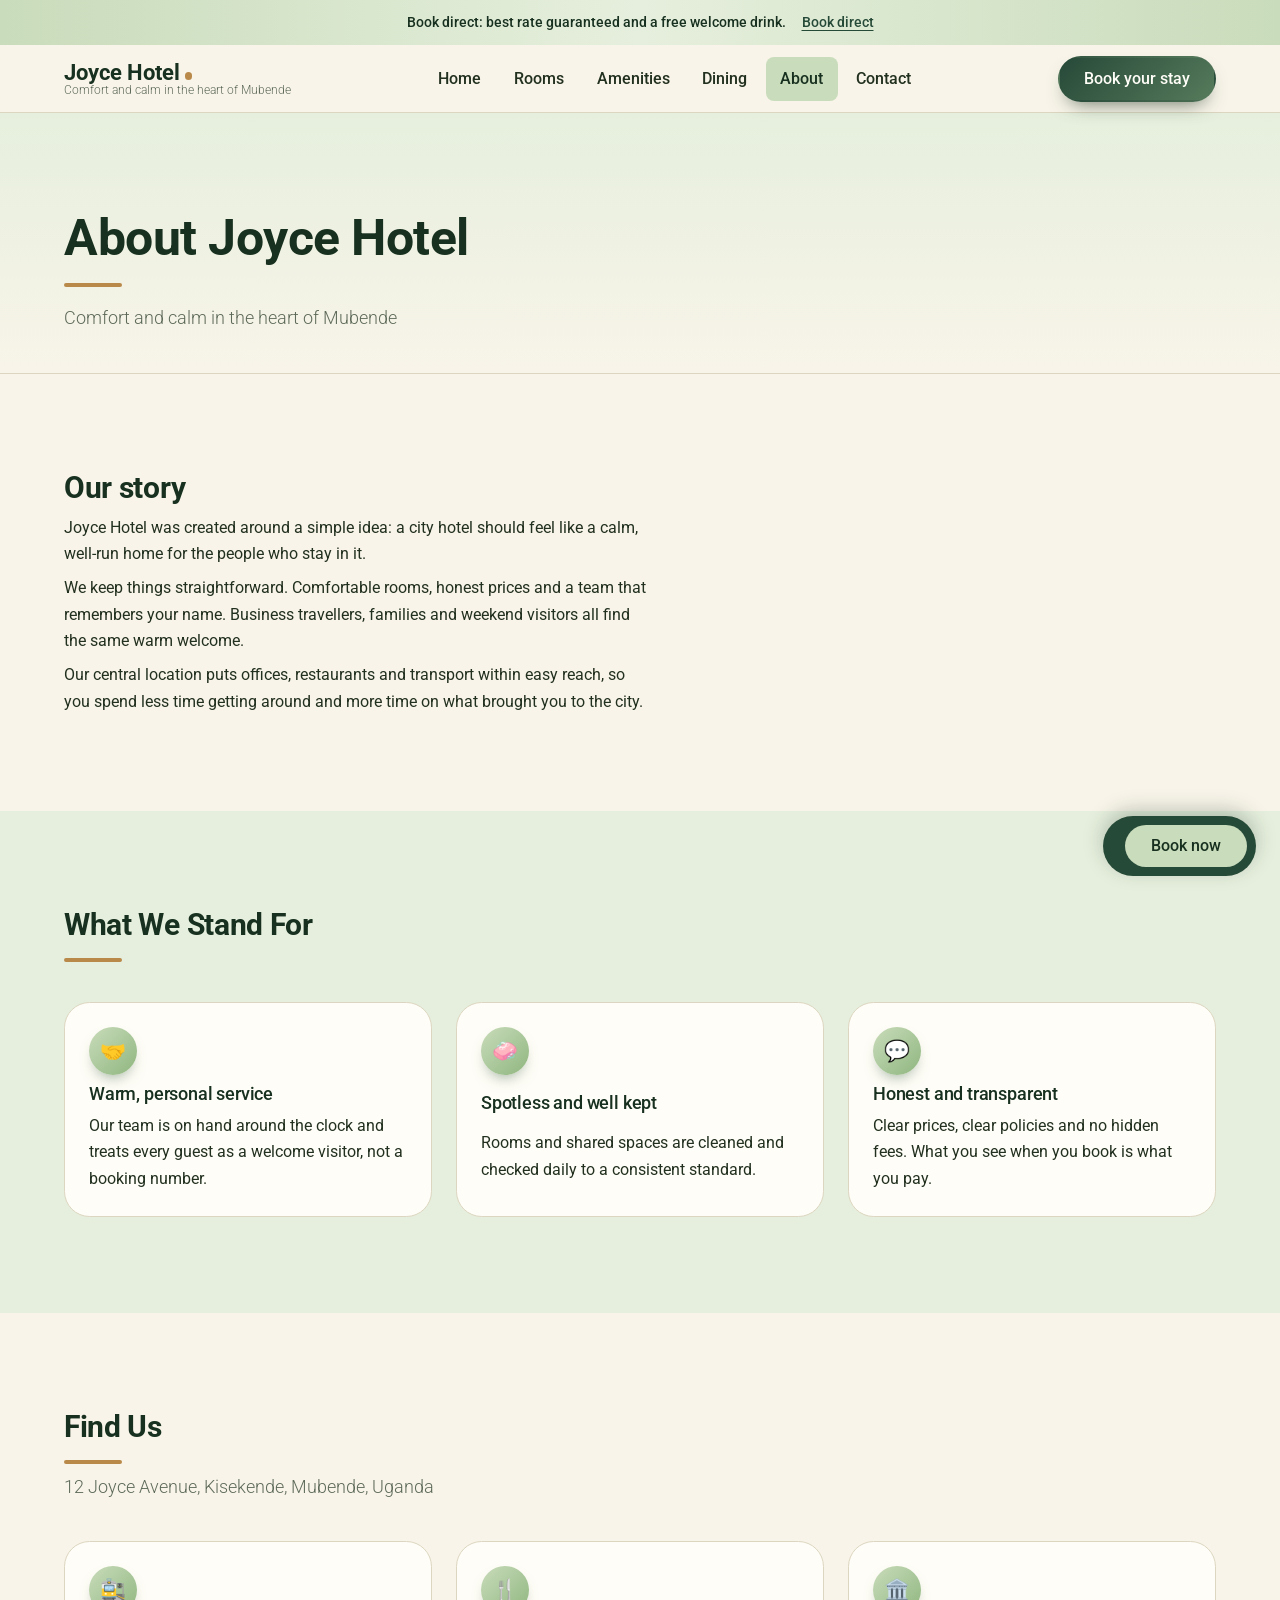
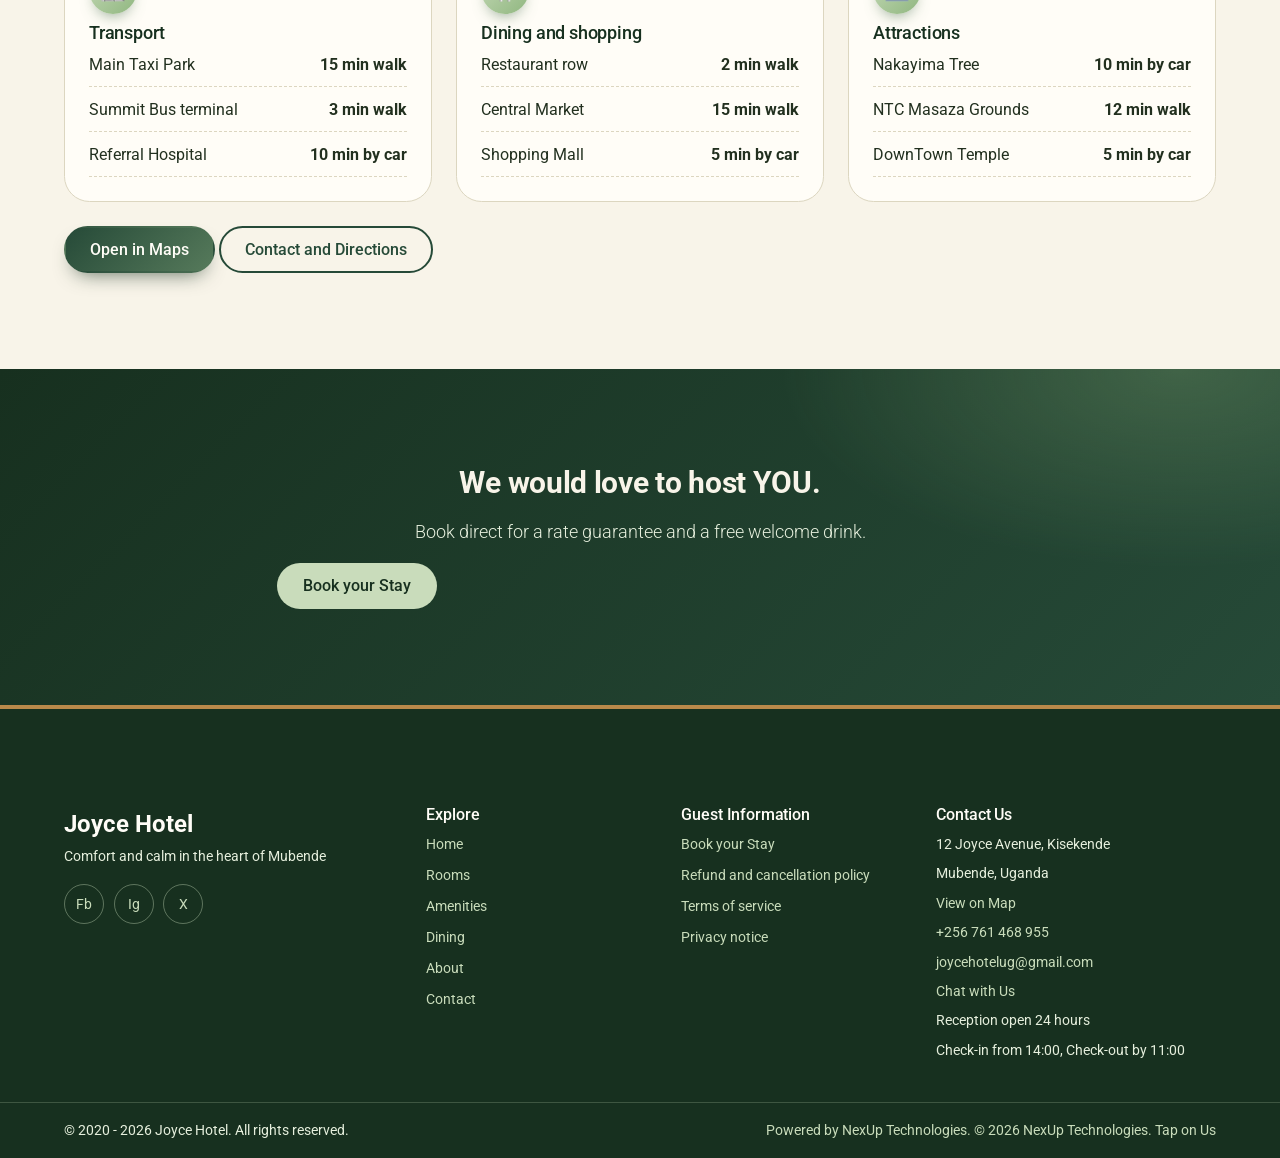
<file: about.html>
<!DOCTYPE html>
<html lang="en">
<head>
  <meta charset="utf-8">
  <meta name="viewport" content="width=device-width, initial-scale=1">
  <title>About Us | Joyce Hotel</title>
  <meta name="description" content="Learn about Joyce Hotel, our values and our central city location close to transport, dining and attractions.">
  <meta name="theme-color" content="#264a38">
  <link rel="preconnect" href="https://fonts.googleapis.com">
  <link rel="preconnect" href="https://fonts.gstatic.com" crossorigin>
  <link href="https://fonts.googleapis.com/css2?family=Roboto:wght@300;400;500;700&display=swap" rel="stylesheet">
  <link rel="stylesheet" href="assets/css/style.css">
  <link rel="stylesheet" href="assets/css/responsive.css">
  <link rel="icon" href="data:image/svg+xml,%3Csvg xmlns=%27http://www.w3.org/2000/svg%27 viewBox=%270 0 100 100%27%3E%3Ctext y=%27.9em%27 font-size=%2790%27%3E%F0%9F%8F%A8%3C/text%3E%3C/svg%3E">
</head>
<body>
  <div data-component="header"></div>

  <main id="main">

    <section class="page-hero" aria-labelledby="page-title">
      <div class="container stack">
        <h1 id="page-title">About <span data-cfg="hotel.name"></span></h1>
        <p class="lead" data-cfg="hotel.tagline"></p>
      </div>
    </section>

    <section class="section" aria-labelledby="story-title">
      <div class="container">
        <h2 id="story-title">Our story</h2>
        <div class="prose" data-render="about-story"></div>
      </div>
    </section>

    <section class="section section--sage" aria-labelledby="values-title">
      <div class="container">
        <div class="section-head">
          <h2 id="values-title">What We Stand For</h2>
        </div>
        <div class="grid grid--amenities" data-render="about-values"></div>
      </div>
    </section>

    <section class="section" aria-labelledby="find-title">
      <div class="container">
        <div class="section-head">
          <h2 id="find-title">Find Us</h2>
          <p class="lead"><span data-cfg="hotel.addressLine1"></span>, <span data-cfg="hotel.addressLine2"></span></p>
        </div>
        <div class="grid grid--amenities" data-render="proximity"></div>
        <p class="mt-3">
          <a class="btn btn--primary" href="#" data-link="map">Open in Maps</a>
          <a class="btn btn--ghost" href="contact.html">Contact and Directions</a>
        </p>
      </div>
    </section>

    <section class="section section--forest" aria-labelledby="cta-title">
      <div class="container text-center stack">
        <h2 id="cta-title">We would love to host YOU.</h2>
        <p class="lead" style="margin-inline: auto; color: var(--sage-100);">Book direct for a rate guarantee and a free welcome drink.</p>
        <p><a class="btn btn--soft" href="booking.html">Book your Stay</a></p>
      </div>
    </section>

  </main>

  <div data-component="footer"></div>

  <script src="assets/js/config.js" defer></script>
  <script src="assets/js/main.js" defer></script>
</body>
</html>
</file>
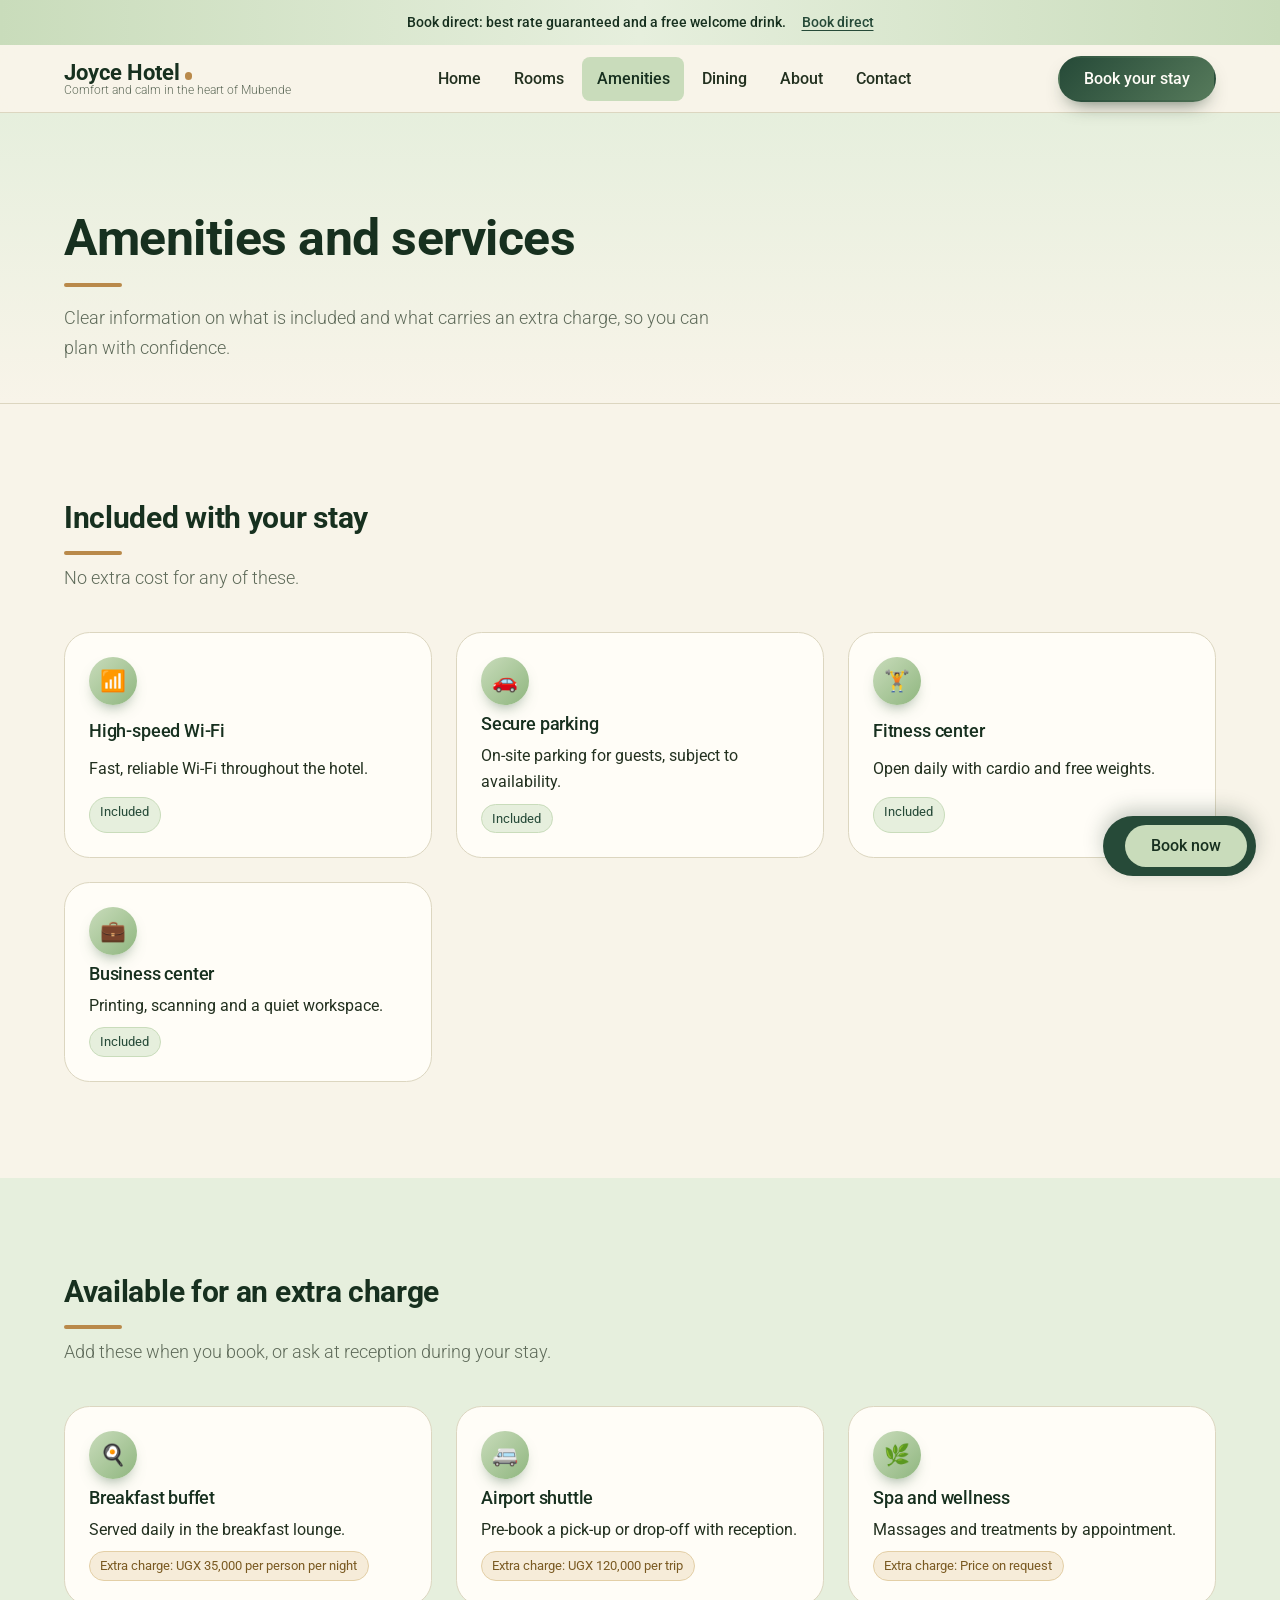
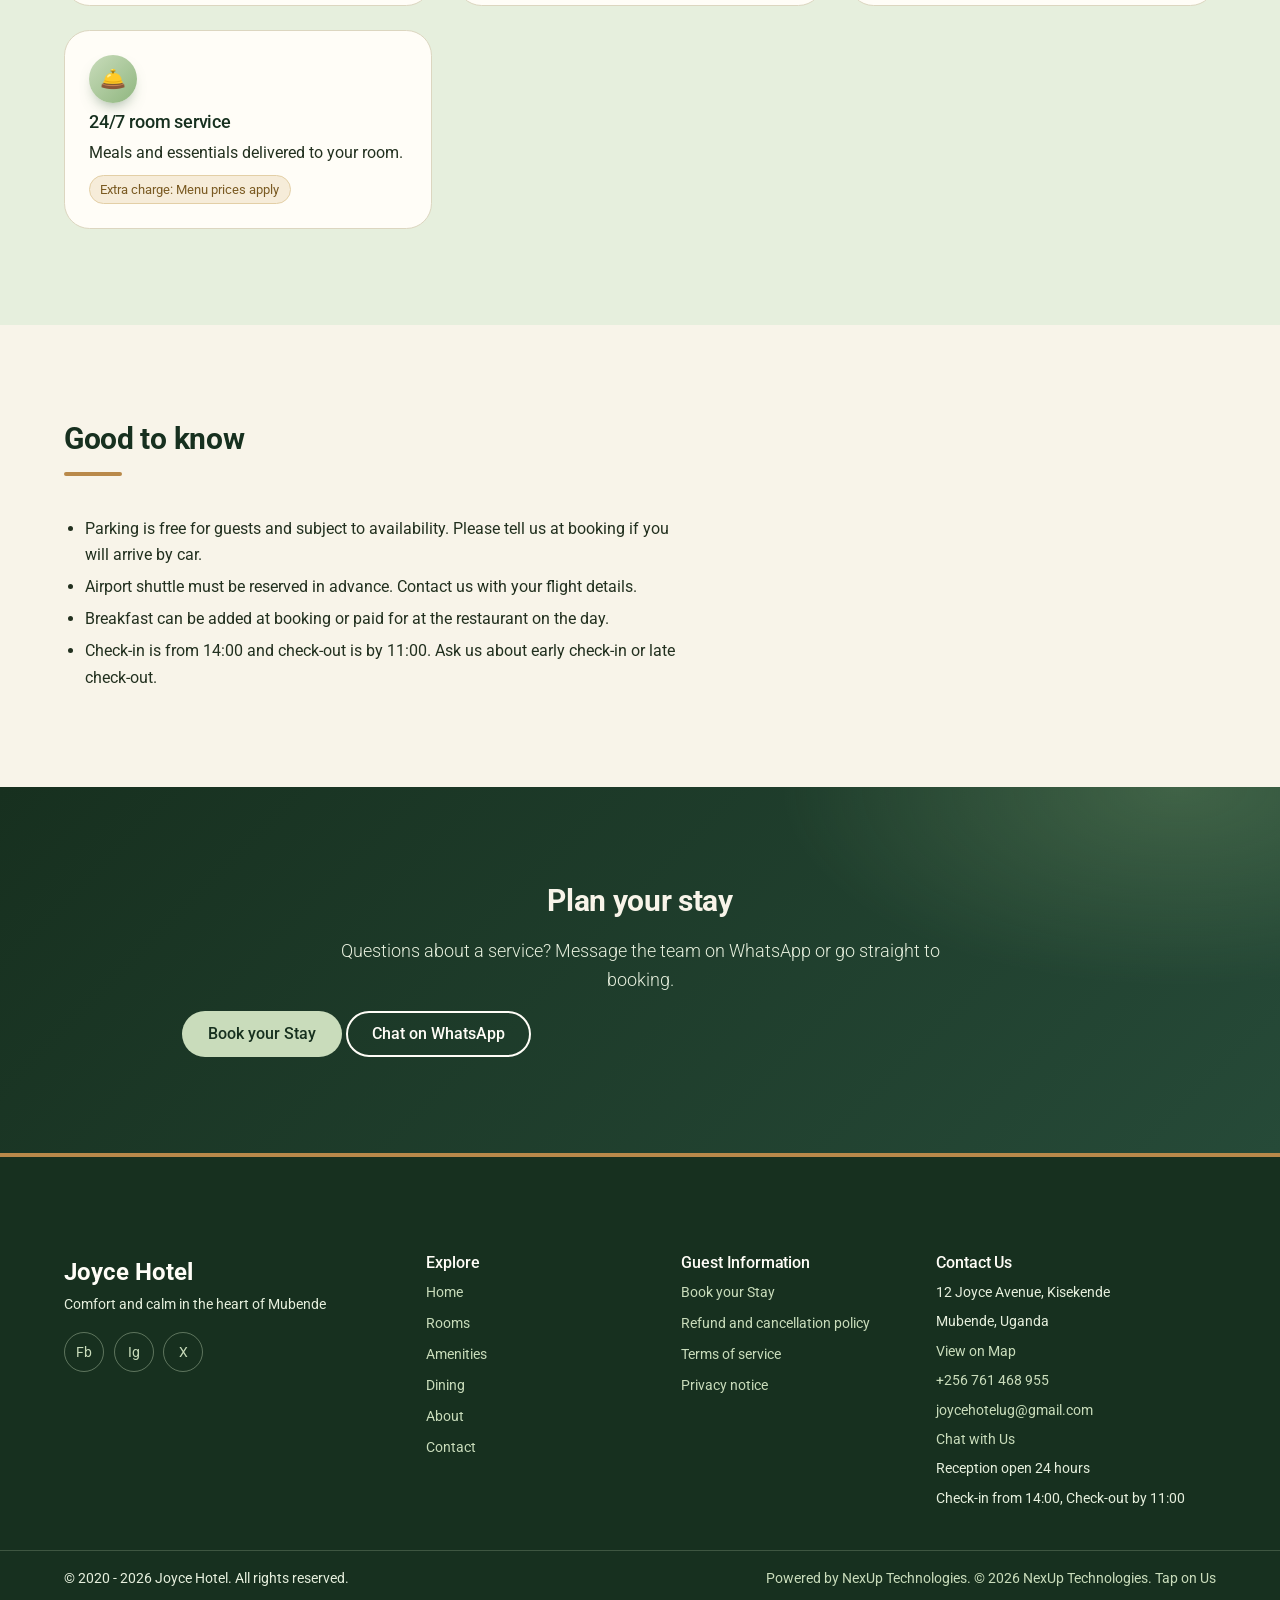
<file: amenities.html>
<!DOCTYPE html>
<html lang="en">
<head>
  <meta charset="utf-8">
  <meta name="viewport" content="width=device-width, initial-scale=1">
  <title>Amenities and Services | Joyce Hotel</title>
  <meta name="description" content="See what is included with your stay at Joyce Hotel, including free Wi-Fi and parking, and which services carry an extra charge such as breakfast and airport shuttle.">
  <meta name="theme-color" content="#264a38">
  <link rel="preconnect" href="https://fonts.googleapis.com">
  <link rel="preconnect" href="https://fonts.gstatic.com" crossorigin>
  <link href="https://fonts.googleapis.com/css2?family=Roboto:wght@300;400;500;700&display=swap" rel="stylesheet">
  <link rel="stylesheet" href="assets/css/style.css">
  <link rel="stylesheet" href="assets/css/responsive.css">
  <link rel="icon" href="data:image/svg+xml,%3Csvg xmlns=%27http://www.w3.org/2000/svg%27 viewBox=%270 0 100 100%27%3E%3Ctext y=%27.9em%27 font-size=%2790%27%3E%F0%9F%8F%A8%3C/text%3E%3C/svg%3E">
</head>
<body>
  <div data-component="header"></div>

  <main id="main">

    <section class="page-hero" aria-labelledby="page-title">
      <div class="container stack">
        <h1 id="page-title">Amenities and services</h1>
        <p class="lead">Clear information on what is included and what carries an extra charge, so you can plan with confidence.</p>
      </div>
    </section>

    <section class="section" aria-labelledby="included-title">
      <div class="container">
        <div class="section-head">
          <h2 id="included-title">Included with your stay</h2>
          <p class="lead">No extra cost for any of these.</p>
        </div>
        <div class="grid grid--amenities" data-render="amenities" data-filter="included"></div>
      </div>
    </section>

    <section class="section section--sage" aria-labelledby="extra-title">
      <div class="container">
        <div class="section-head">
          <h2 id="extra-title">Available for an extra charge</h2>
          <p class="lead">Add these when you book, or ask at reception during your stay.</p>
        </div>
        <div class="grid grid--amenities" data-render="amenities" data-filter="paid"></div>
      </div>
    </section>

    <section class="section" aria-labelledby="know-title">
      <div class="container">
        <div class="section-head">
          <h2 id="know-title">Good to know</h2>
        </div>
        <div class="prose">
          <ul>
            <li>Parking is free for guests and subject to availability. Please tell us at booking if you will arrive by car.</li>
            <li>Airport shuttle must be reserved in advance. Contact us with your flight details.</li>
            <li>Breakfast can be added at booking or paid for at the restaurant on the day.</li>
            <li>Check-in is from <span data-cfg="hotel.checkInTime"></span> and check-out is by <span data-cfg="hotel.checkOutTime"></span>. Ask us about early check-in or late check-out.</li>
          </ul>
        </div>
      </div>
    </section>

    <section class="section section--forest" aria-labelledby="cta-title">
      <div class="container text-center stack">
        <h2 id="cta-title">Plan your stay</h2>
        <p class="lead" style="margin-inline: auto; color: var(--sage-100);">Questions about a service? Message the team on WhatsApp or go straight to booking.</p>
        <p>
          <a class="btn btn--soft" href="booking.html">Book your Stay</a>
          <a class="btn btn--ghost" href="#" data-link="whatsapp" style="color: var(--white); border-color: var(--white);">Chat on WhatsApp</a>
        </p>
      </div>
    </section>

  </main>

  <div data-component="footer"></div>

  <script src="assets/js/config.js" defer></script>
  <script src="assets/js/main.js" defer></script>
</body>
</html>
</file>
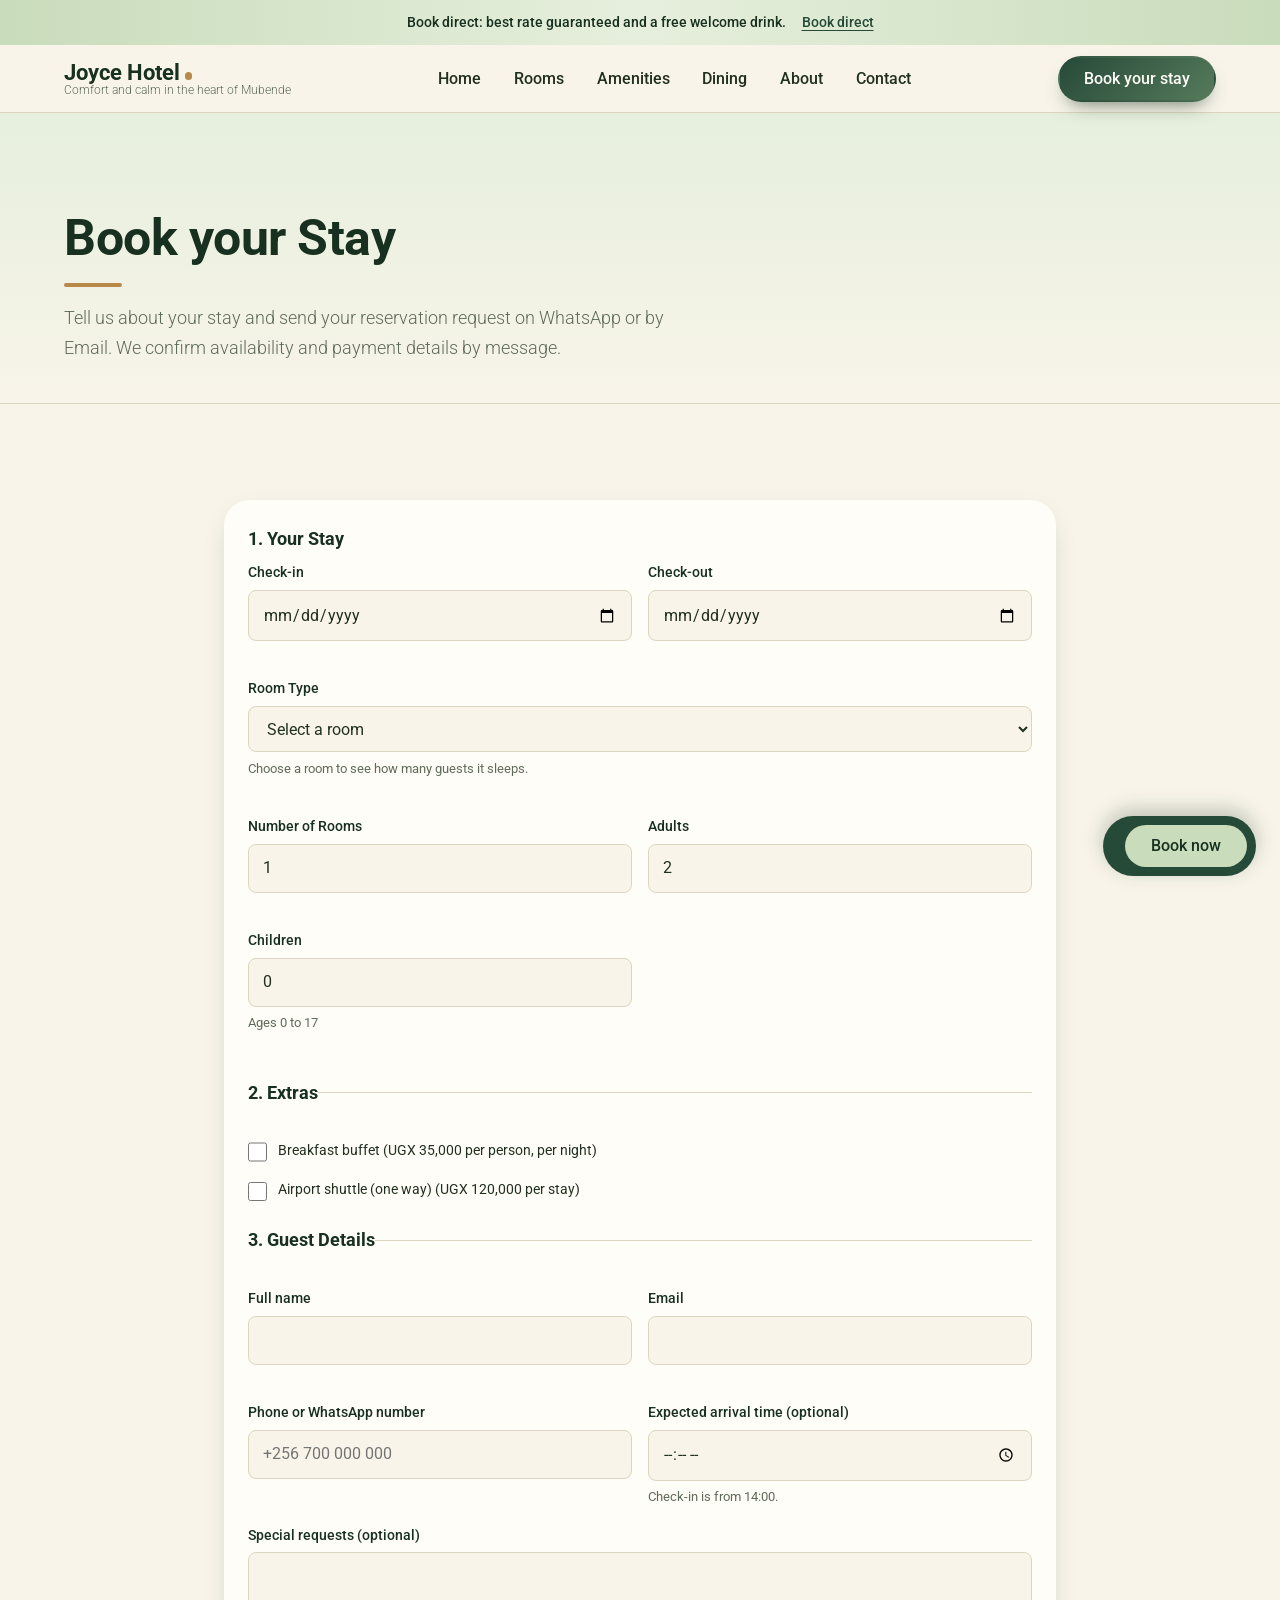
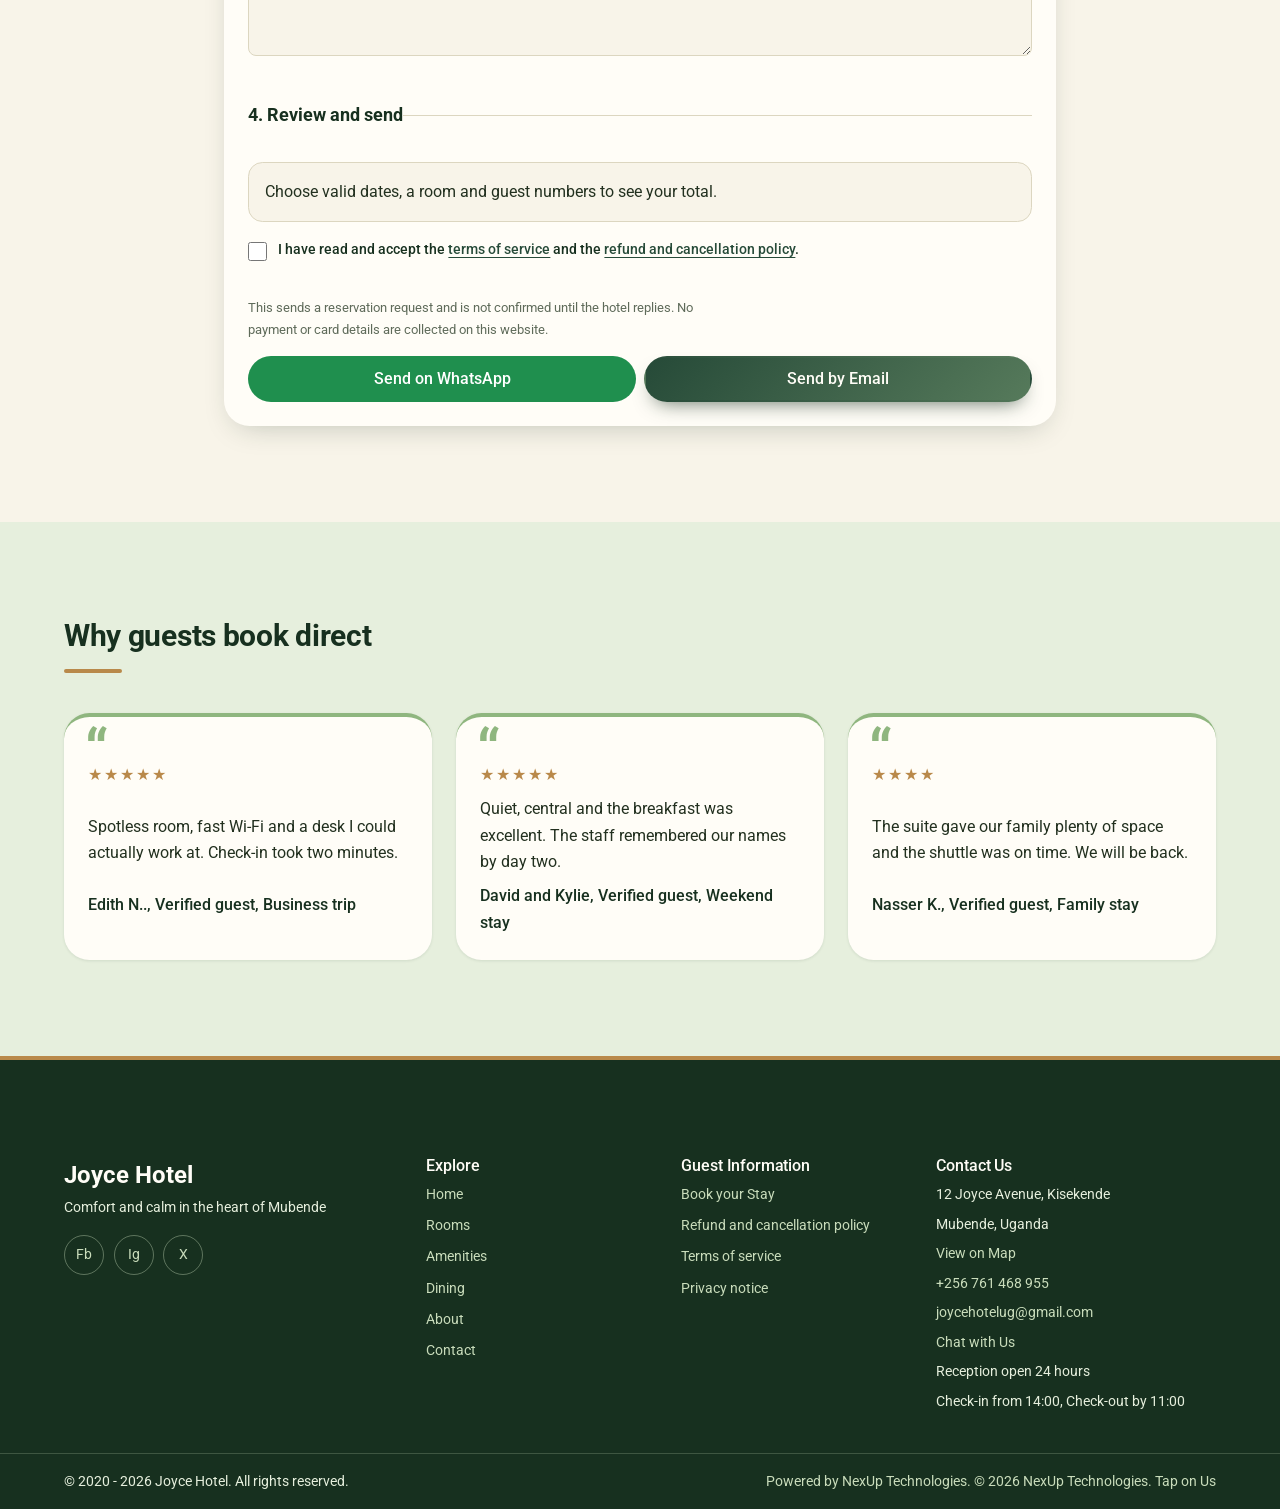
<file: booking.html>
<!DOCTYPE html>
<html lang="en">
<head>
  <meta charset="utf-8">
  <meta name="viewport" content="width=device-width, initial-scale=1">
  <title>Book Your Stay | Joyce Hotel</title>
  <meta name="description" content="Check availability and send your reservation request to Joyce Hotel. Book direct for the best rate and a free welcome drink.">
  <meta name="theme-color" content="#264a38">
  <link rel="preconnect" href="https://fonts.googleapis.com">
  <link rel="preconnect" href="https://fonts.gstatic.com" crossorigin>
  <link href="https://fonts.googleapis.com/css2?family=Roboto:wght@300;400;500;700&display=swap" rel="stylesheet">
  <link rel="stylesheet" href="assets/css/style.css">
  <link rel="stylesheet" href="assets/css/responsive.css">
  <link rel="icon" href="data:image/svg+xml,%3Csvg xmlns=%27http://www.w3.org/2000/svg%27 viewBox=%270 0 100 100%27%3E%3Ctext y=%27.9em%27 font-size=%2790%27%3E%F0%9F%8F%A8%3C/text%3E%3C/svg%3E">
</head>
<body>
  <div data-component="header"></div>

  <main id="main">

    <section class="page-hero" aria-labelledby="page-title">
      <div class="container stack">
        <h1 id="page-title">Book your Stay</h1>
        <p class="lead">Tell us about your stay and send your reservation request on WhatsApp or by Email. We confirm availability and payment details by message.</p>
      </div>
    </section>

    <section class="section" aria-labelledby="form-title">
      <div class="container">

        <!-- Simulator now, real booking engine later. Logic lives in booking.js (BookingService adapter).
             Prefilled from the address: booking.html?checkIn=YYYY-MM-DD&checkOut=YYYY-MM-DD&adults=2&children=0&room=deluxe -->
        <form id="booking-form" class="form-card form-card--wide" data-booking-form>
          <h2 id="form-title" class="visually-hidden">Reservation Form</h2>
          <div class="form-alert hidden" data-form-alert role="alert"></div>

          <fieldset>
            <legend>1. Your Stay</legend>
            <div class="form-grid">
              <div class="field">
                <label for="b-checkIn">Check-in</label>
                <input type="date" id="b-checkIn" name="checkIn" required>
                <span class="field-error" data-error-for="checkIn" role="alert"></span>
              </div>
              <div class="field">
                <label for="b-checkOut">Check-out</label>
                <input type="date" id="b-checkOut" name="checkOut" required>
                <span class="field-error" data-error-for="checkOut" role="alert"></span>
              </div>
              <div class="field field--full">
                <label for="b-room">Room Type</label>
                <select id="b-room" name="room" data-render="room-options" required></select>
                <span class="field-hint" data-occupancy-hint>Choose a room to see how many guests it sleeps.</span>
                <span class="field-error" data-error-for="room" role="alert"></span>
              </div>
              <div class="field">
                <label for="b-rooms">Number of Rooms</label>
                <input type="number" id="b-rooms" name="rooms" min="1" max="3" step="1" value="1" inputmode="numeric" required>
                <span class="field-error" data-error-for="rooms" role="alert"></span>
              </div>
              <div class="field">
                <label for="b-adults">Adults</label>
                <input type="number" id="b-adults" name="adults" min="1" max="3" step="1" value="2" inputmode="numeric" required>
                <span class="field-error" data-error-for="adults" role="alert"></span>
              </div>
              <div class="field">
                <label for="b-children">Children</label>
                <input type="number" id="b-children" name="children" min="0" max="3" step="1" value="0" inputmode="numeric" required>
                <span class="field-hint">Ages 0 to <span data-cfg="booking.maxChildAge"></span></span>
                <span class="field-error" data-error-for="children" role="alert"></span>
              </div>
              <div class="field field--full hidden" data-child-ages-wrap role="group" aria-labelledby="b-ages-label">
                <p id="b-ages-label"><strong>Age of each Child</strong></p>
                <div class="child-ages" data-child-ages></div>
                <span class="field-error" data-error-for="childAges" role="alert"></span>
              </div>
            </div>
          </fieldset>

          <fieldset>
            <legend>2. Extras</legend>
            <div class="stack" data-render="extras"></div>
          </fieldset>

          <fieldset>
            <legend>3. Guest Details</legend>
            <div class="form-grid">
              <div class="field">
                <label for="b-fullName">Full name</label>
                <input type="text" id="b-fullName" name="fullName" autocomplete="name" maxlength="80" required>
                <span class="field-error" data-error-for="fullName" role="alert"></span>
              </div>
              <div class="field">
                <label for="b-email">Email</label>
                <input type="email" id="b-email" name="email" autocomplete="email" maxlength="120" required>
                <span class="field-error" data-error-for="email" role="alert"></span>
              </div>
              <div class="field">
                <label for="b-phone">Phone or WhatsApp number</label>
                <input type="tel" id="b-phone" name="phone" autocomplete="tel" inputmode="tel" maxlength="20" placeholder="+256 700 000 000" required>
                <span class="field-error" data-error-for="phone" role="alert"></span>
              </div>
              <div class="field">
                <label for="b-arrivalTime">Expected arrival time (optional)</label>
                <input type="time" id="b-arrivalTime" name="arrivalTime">
                <span class="field-hint">Check-in is from <span data-cfg="hotel.checkInTime"></span>.</span>
              </div>
              <div class="field field--full">
                <label for="b-requests">Special requests (optional)</label>
                <textarea id="b-requests" name="requests" maxlength="500"></textarea>
                <span class="field-error" data-error-for="requests" role="alert"></span>
              </div>
            </div>
          </fieldset>

          <fieldset>
            <legend>4. Review and send</legend>
            <div class="summary" data-summary aria-live="polite">
              <p>Choose your dates and room to see your total.</p>
            </div>
            <div class="field">
              <label class="check" for="b-accept">
                <input type="checkbox" id="b-accept" name="accept" required>
                <span>I have read and accept the <a href="policies.html#terms" target="_blank" rel="noopener">terms of service</a> and the <a href="policies.html#refunds" target="_blank" rel="noopener">refund and cancellation policy</a>.</span>
              </label>
              <span class="field-error" data-error-for="accept" role="alert"></span>
            </div>
            <p class="field-hint">This sends a reservation request and is not confirmed until the hotel replies. No payment or card details are collected on this website.</p>
            <div class="send-actions">
              <button class="btn btn--whatsapp" type="submit" data-send="whatsapp">Send on WhatsApp</button>
              <button class="btn btn--primary" type="submit" data-send="email">Send by Email</button>
            </div>
          </fieldset>
        </form>

      </div>
    </section>

    <section class="section section--sage" aria-labelledby="reviews-title">
      <div class="container">
        <div class="section-head">
          <h2 id="reviews-title">Why guests book direct</h2>
        </div>
        <div class="grid grid--reviews" data-render="reviews"></div>
      </div>
    </section>

  </main>

  <div data-component="footer"></div>

  <script src="assets/js/config.js" defer></script>
  <script src="assets/js/main.js" defer></script>
  <script src="assets/js/booking.js" defer></script>
</body>
</html>
</file>
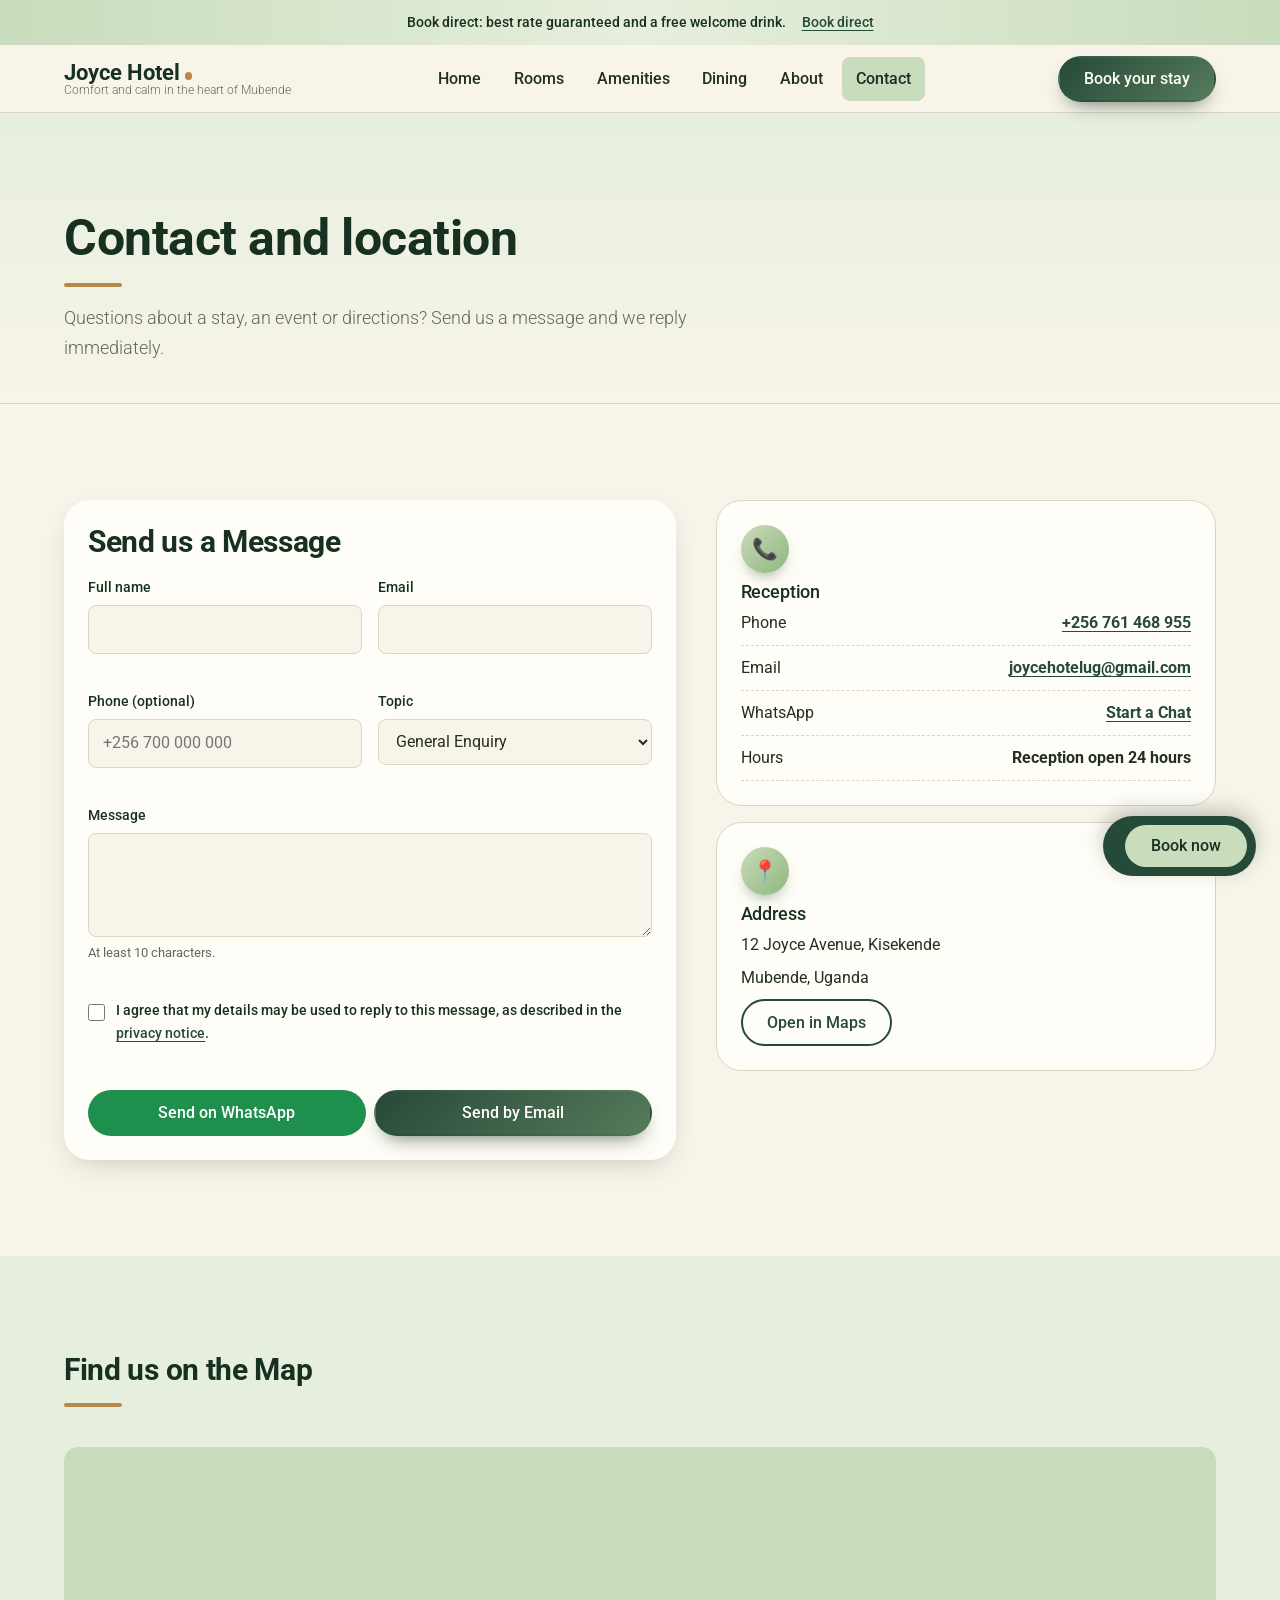
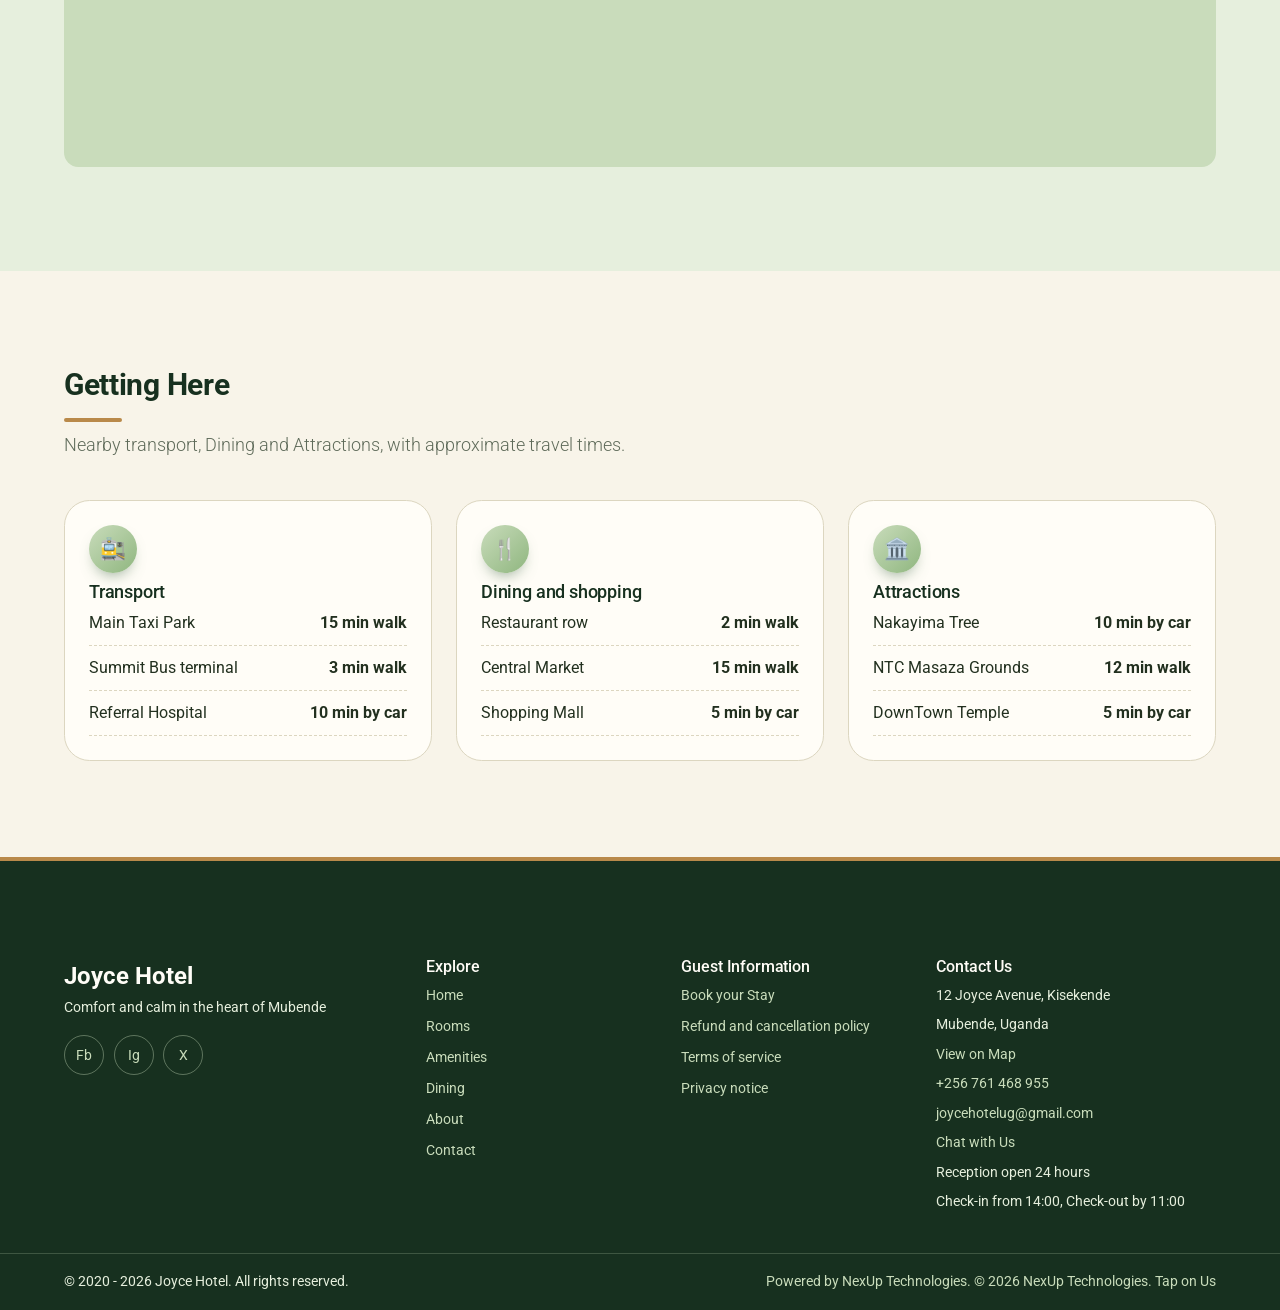
<file: contact.html>
<!DOCTYPE html>
<html lang="en">
<head>
  <meta charset="utf-8">
  <meta name="viewport" content="width=device-width, initial-scale=1">
  <title>Contact and Location | Joyce Hotel</title>
  <meta name="description" content="Contact Joyce Hotel by phone, email or WhatsApp. Find our address, an interactive map and directions from transport hubs.">
  <meta name="theme-color" content="#264a38">
  <link rel="preconnect" href="https://fonts.googleapis.com">
  <link rel="preconnect" href="https://fonts.gstatic.com" crossorigin>
  <link href="https://fonts.googleapis.com/css2?family=Roboto:wght@300;400;500;700&display=swap" rel="stylesheet">
  <link rel="stylesheet" href="assets/css/style.css">
  <link rel="stylesheet" href="assets/css/responsive.css">
  <link rel="icon" href="data:image/svg+xml,%3Csvg xmlns=%27http://www.w3.org/2000/svg%27 viewBox=%270 0 100 100%27%3E%3Ctext y=%27.9em%27 font-size=%2790%27%3E%F0%9F%8F%A8%3C/text%3E%3C/svg%3E">
</head>
<body>
  <div data-component="header"></div>

  <main id="main">

    <section class="page-hero" aria-labelledby="page-title">
      <div class="container stack">
        <h1 id="page-title">Contact and location</h1>
        <p class="lead">Questions about a stay, an event or directions? Send us a message and we reply immediately.</p>
      </div>
    </section>

    <section class="section" aria-labelledby="contact-title">
      <div class="container grid split">

        <!-- Handled by booking.js (data-contact-form): validates, then opens a pre-filled WhatsApp message or email -->
        <form id="contact-form" class="form-card" data-contact-form>
          <h2 id="contact-title">Send us a Message</h2>
          <div class="form-alert hidden" data-form-alert role="alert"></div>
          <div class="form-grid mt-2">
            <div class="field">
              <label for="c-fullName">Full name</label>
              <input type="text" id="c-fullName" name="fullName" autocomplete="name" maxlength="80" required>
              <span class="field-error" data-error-for="fullName" role="alert"></span>
            </div>
            <div class="field">
              <label for="c-email">Email</label>
              <input type="email" id="c-email" name="email" autocomplete="email" maxlength="120" required>
              <span class="field-error" data-error-for="email" role="alert"></span>
            </div>
            <div class="field">
              <label for="c-phone">Phone (optional)</label>
              <input type="tel" id="c-phone" name="phone" autocomplete="tel" inputmode="tel" maxlength="20" placeholder="+256 700 000 000">
              <span class="field-error" data-error-for="phone" role="alert"></span>
            </div>
            <div class="field">
              <label for="c-topic">Topic</label>
              <select id="c-topic" name="topic" required>
                <option value="General enquiry">General Enquiry</option>
                <option value="Room booking">Room Booking</option>
                <option value="Dining">Dining</option>
                <option value="Events and meetings">Events and Meetings</option>
                <option value="Other">Other</option>
              </select>
              <span class="field-error" data-error-for="topic" role="alert"></span>
            </div>
            <div class="field field--full">
              <label for="c-message">Message</label>
              <textarea id="c-message" name="message" maxlength="1000" required></textarea>
              <span class="field-hint">At least 10 characters.</span>
              <span class="field-error" data-error-for="message" role="alert"></span>
            </div>
            <div class="field field--full">
              <label class="check" for="c-consent">
                <input type="checkbox" id="c-consent" name="consent" required>
                <span>I agree that my details may be used to reply to this message, as described in the <a href="policies.html#privacy">privacy notice</a>.</span>
              </label>
              <span class="field-error" data-error-for="consent" role="alert"></span>
            </div>
          </div>
          <div class="send-actions mt-3">
            <button class="btn btn--whatsapp" type="submit" data-send="whatsapp">Send on WhatsApp</button>
            <button class="btn btn--primary" type="submit" data-send="email">Send by Email</button>
          </div>
        </form>

        <aside class="stack" aria-label="Hotel contact details">
          <article class="amenity">
            <span class="amenity-icon" aria-hidden="true">📞</span>
            <h2 style="font-size: var(--fs-md); font-weight: 500;">Reception</h2>
            <ul class="spec-list" role="list">
              <li><span>Phone</span><strong><a href="#" data-link="phone" data-cfg="hotel.phone"></a></strong></li>
              <li><span>Email</span><strong><a href="#" data-link="email" data-cfg="hotel.email"></a></strong></li>
              <li><span>WhatsApp</span><strong><a href="#" data-link="whatsapp">Start a Chat</a></strong></li>
              <li><span>Hours</span><strong data-cfg="hotel.receptionHours"></strong></li>
            </ul>
          </article>
          <article class="amenity">
            <span class="amenity-icon" aria-hidden="true">📍</span>
            <h2 style="font-size: var(--fs-md); font-weight: 500;">Address</h2>
            <address class="footer-address">
              <span data-cfg="hotel.addressLine1"></span>
              <span data-cfg="hotel.addressLine2"></span>
            </address>
            <p><a class="btn btn--ghost" href="#" data-link="map">Open in Maps</a></p>
          </article>
        </aside>

      </div>
    </section>

    <section class="section section--sage" aria-labelledby="map-title">
      <div class="container">
        <div class="section-head">
          <h2 id="map-title">Find us on the Map</h2>
        </div>
        <iframe class="map-frame" data-map title="Map showing the location of Joyce Hotel" loading="lazy" referrerpolicy="no-referrer-when-downgrade" allowfullscreen></iframe>
      </div>
    </section>

    <section class="section" aria-labelledby="getting-title">
      <div class="container">
        <div class="section-head">
          <h2 id="getting-title">Getting Here</h2>
          <p class="lead">Nearby transport, Dining and Attractions, with approximate travel times.</p>
        </div>
        <div class="grid grid--amenities" data-render="proximity"></div>
      </div>
    </section>

  </main>

  <div data-component="footer"></div>

  <script src="assets/js/config.js" defer></script>
  <script src="assets/js/main.js" defer></script>
  <script src="assets/js/booking.js" defer></script>
</body>
</html>
</file>
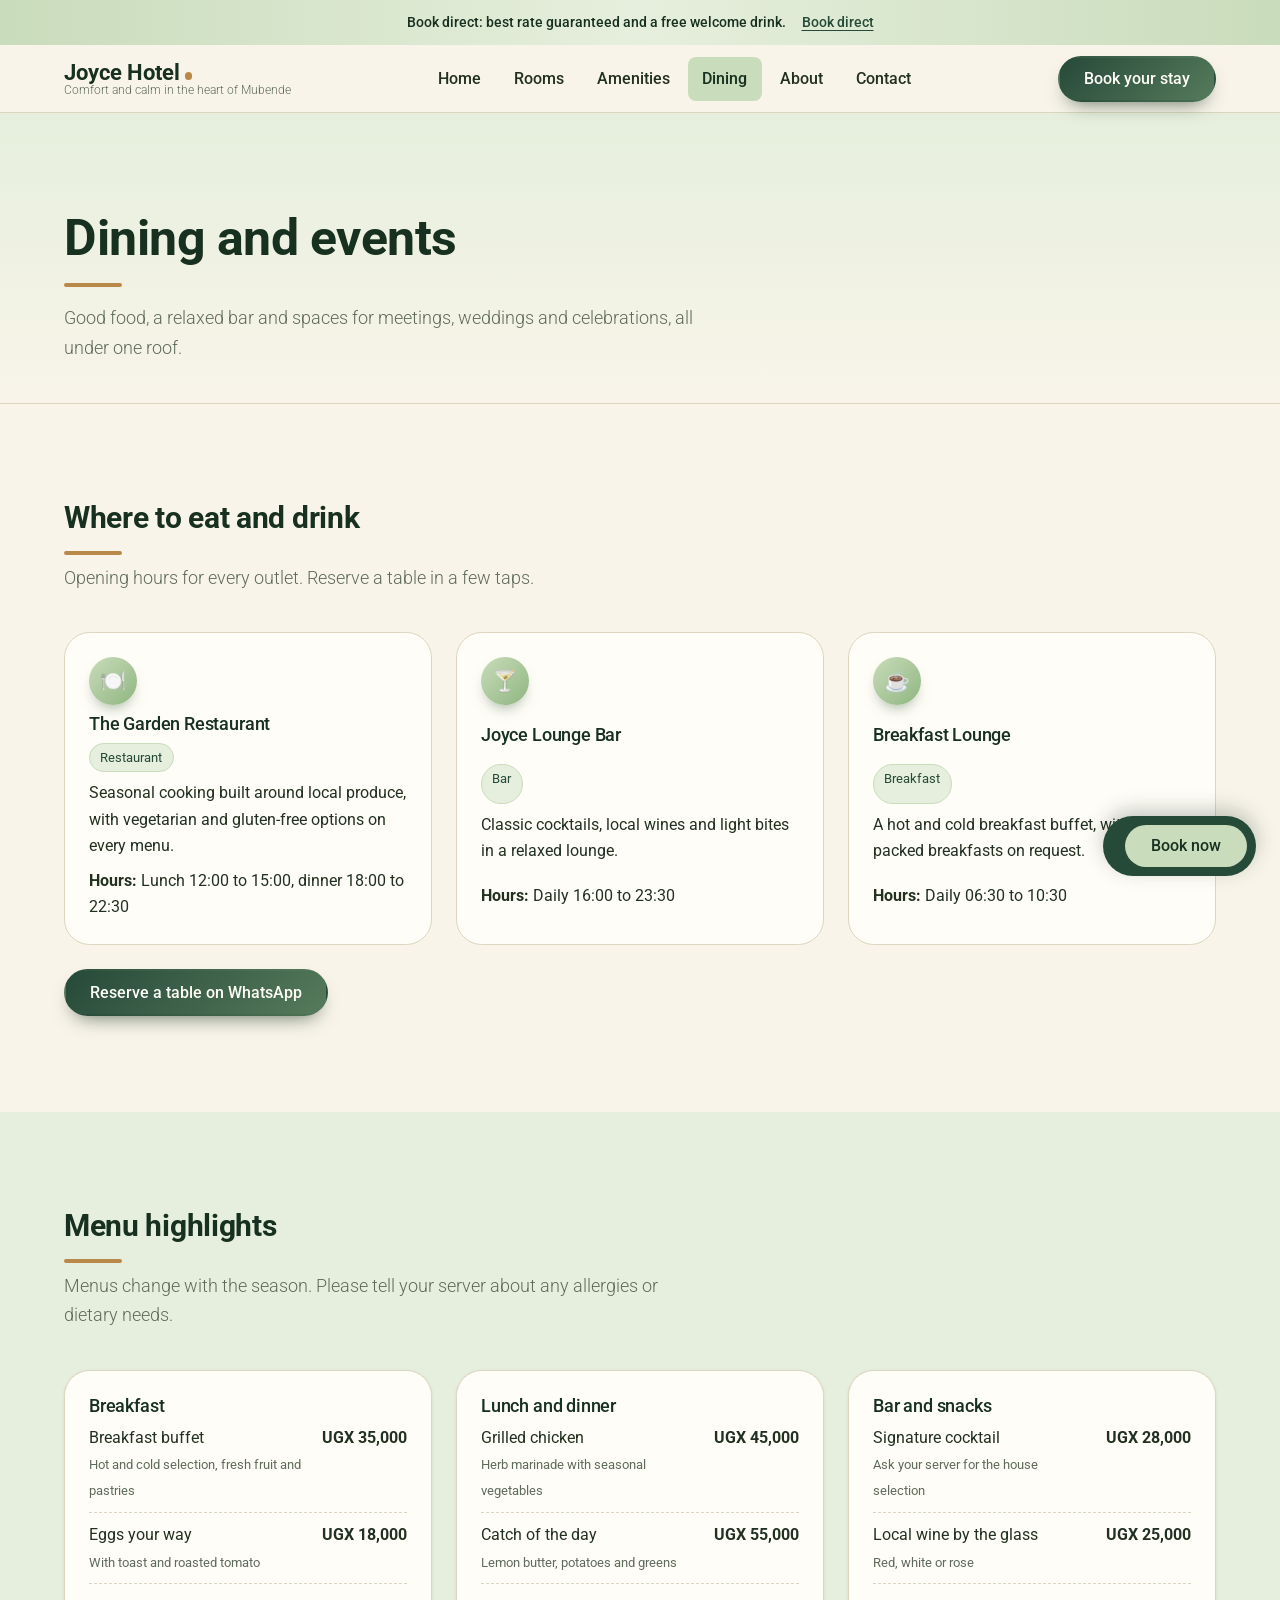
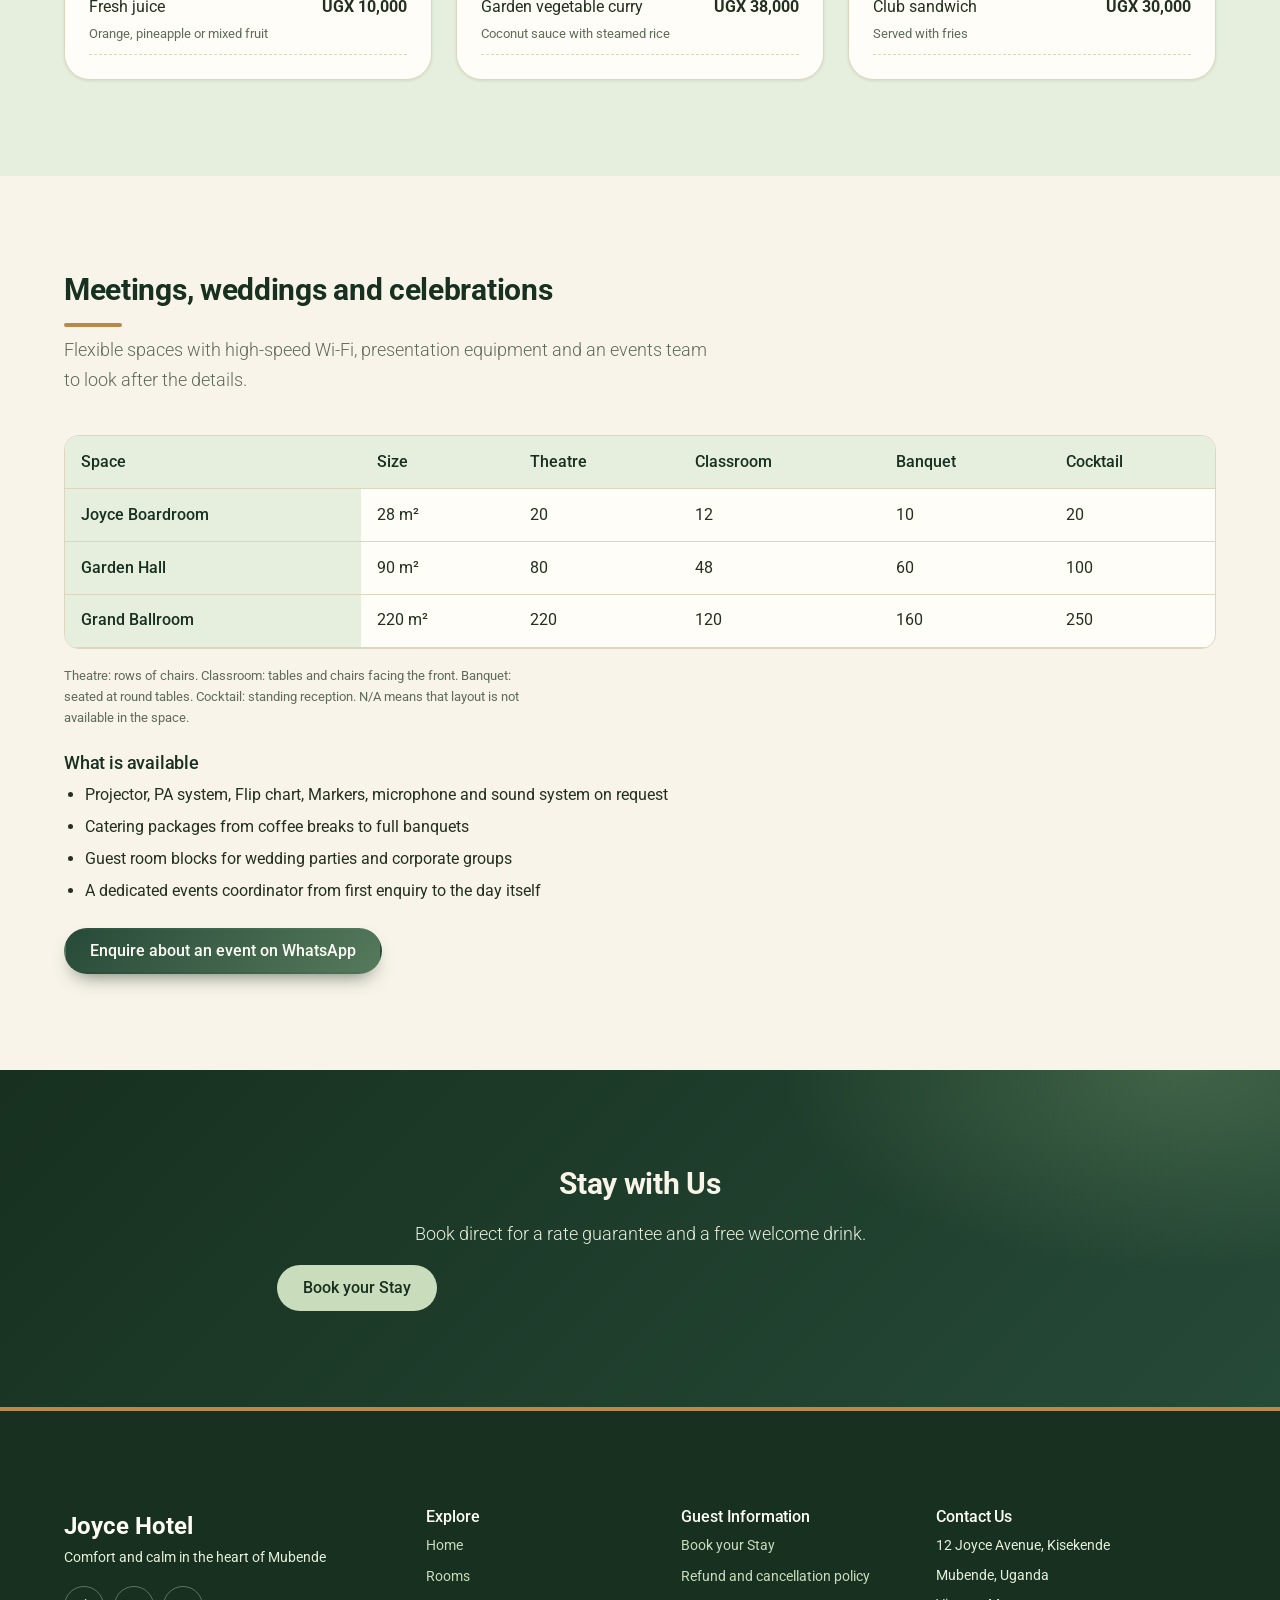
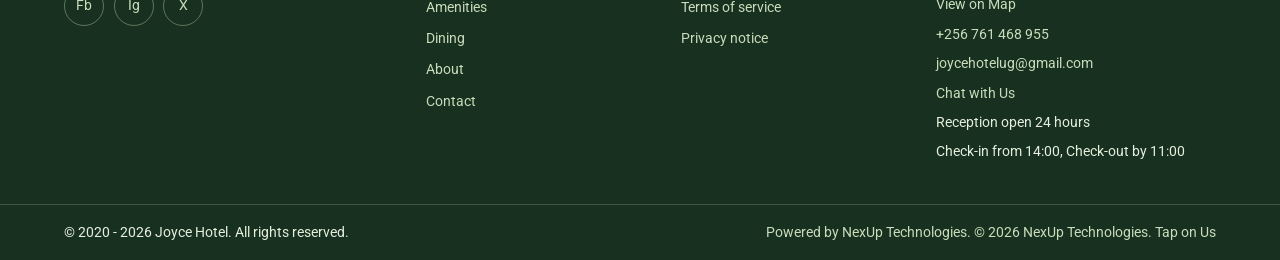
<file: dining.html>
<!DOCTYPE html>
<html lang="en">
<head>
  <meta charset="utf-8">
  <meta name="viewport" content="width=device-width, initial-scale=1">
  <title>Dining and Events | Joyce Hotel</title>
  <meta name="description" content="Restaurant, lounge bar and breakfast at Joyce Hotel, with menus, opening hours and table reservations, plus meeting rooms and event spaces with capacity details.">
  <meta name="theme-color" content="#264a38">
  <link rel="preconnect" href="https://fonts.googleapis.com">
  <link rel="preconnect" href="https://fonts.gstatic.com" crossorigin>
  <link href="https://fonts.googleapis.com/css2?family=Roboto:wght@300;400;500;700&display=swap" rel="stylesheet">
  <link rel="stylesheet" href="assets/css/style.css">
  <link rel="stylesheet" href="assets/css/responsive.css">
  <link rel="icon" href="data:image/svg+xml,%3Csvg xmlns=%27http://www.w3.org/2000/svg%27 viewBox=%270 0 100 100%27%3E%3Ctext y=%27.9em%27 font-size=%2790%27%3E%F0%9F%8F%A8%3C/text%3E%3C/svg%3E">
</head>
<body>
  <div data-component="header"></div>

  <main id="main">

    <section class="page-hero" aria-labelledby="page-title">
      <div class="container stack">
        <h1 id="page-title">Dining and events</h1>
        <p class="lead">Good food, a relaxed bar and spaces for meetings, weddings and celebrations, all under one roof.</p>
      </div>
    </section>

    <section class="section" aria-labelledby="outlets-title">
      <div class="container">
        <div class="section-head">
          <h2 id="outlets-title">Where to eat and drink</h2>
          <p class="lead">Opening hours for every outlet. Reserve a table in a few taps.</p>
        </div>
        <div class="grid grid--amenities" data-render="dining-outlets"></div>
        <p class="mt-3"><a class="btn btn--primary" href="#" data-link="table">Reserve a table on WhatsApp</a></p>
      </div>
    </section>

    <section class="section section--sage" aria-labelledby="menu-title">
      <div class="container">
        <div class="section-head">
          <h2 id="menu-title">Menu highlights</h2>
          <p class="lead">Menus change with the season. Please tell your server about any allergies or dietary needs.</p>
        </div>
        <div class="grid grid--rooms" data-render="menu"></div>
      </div>
    </section>

    <section class="section" aria-labelledby="events-title">
      <div class="container">
        <div class="section-head">
          <h2 id="events-title">Meetings, weddings and celebrations</h2>
          <p class="lead">Flexible spaces with high-speed Wi-Fi, presentation equipment and an events team to look after the details.</p>
        </div>
        <div class="table-wrap">
          <table>
            <caption class="visually-hidden">Event space capacities by room layout</caption>
            <thead>
              <tr>
                <th scope="col">Space</th>
                <th scope="col">Size</th>
                <th scope="col">Theatre</th>
                <th scope="col">Classroom</th>
                <th scope="col">Banquet</th>
                <th scope="col">Cocktail</th>
              </tr>
            </thead>
            <tbody data-render="event-table"></tbody>
          </table>
        </div>
        <p class="field-hint mt-2">Theatre: rows of chairs. Classroom: tables and chairs facing the front. Banquet: seated at round tables. Cocktail: standing reception. N/A means that layout is not available in the space.</p>
        <div class="prose mt-3">
          <h3>What is available</h3>
          <ul>
            <li>Projector, PA system, Flip chart, Markers, microphone and sound system on request</li>
            <li>Catering packages from coffee breaks to full banquets</li>
            <li>Guest room blocks for wedding parties and corporate groups</li>
            <li>A dedicated events coordinator from first enquiry to the day itself</li>
          </ul>
        </div>
        <p class="mt-3"><a class="btn btn--primary" href="#" data-link="events">Enquire about an event on WhatsApp</a></p>
      </div>
    </section>

    <section class="section section--forest" aria-labelledby="cta-title">
      <div class="container text-center stack">
        <h2 id="cta-title">Stay with Us</h2>
        <p class="lead" style="margin-inline: auto; color: var(--sage-100);">Book direct for a rate guarantee and a free welcome drink.</p>
        <p><a class="btn btn--soft" href="booking.html">Book your Stay</a></p>
      </div>
    </section>

  </main>

  <div data-component="footer"></div>

  <script src="assets/js/config.js" defer></script>
  <script src="assets/js/main.js" defer></script>
</body>
</html>
</file>
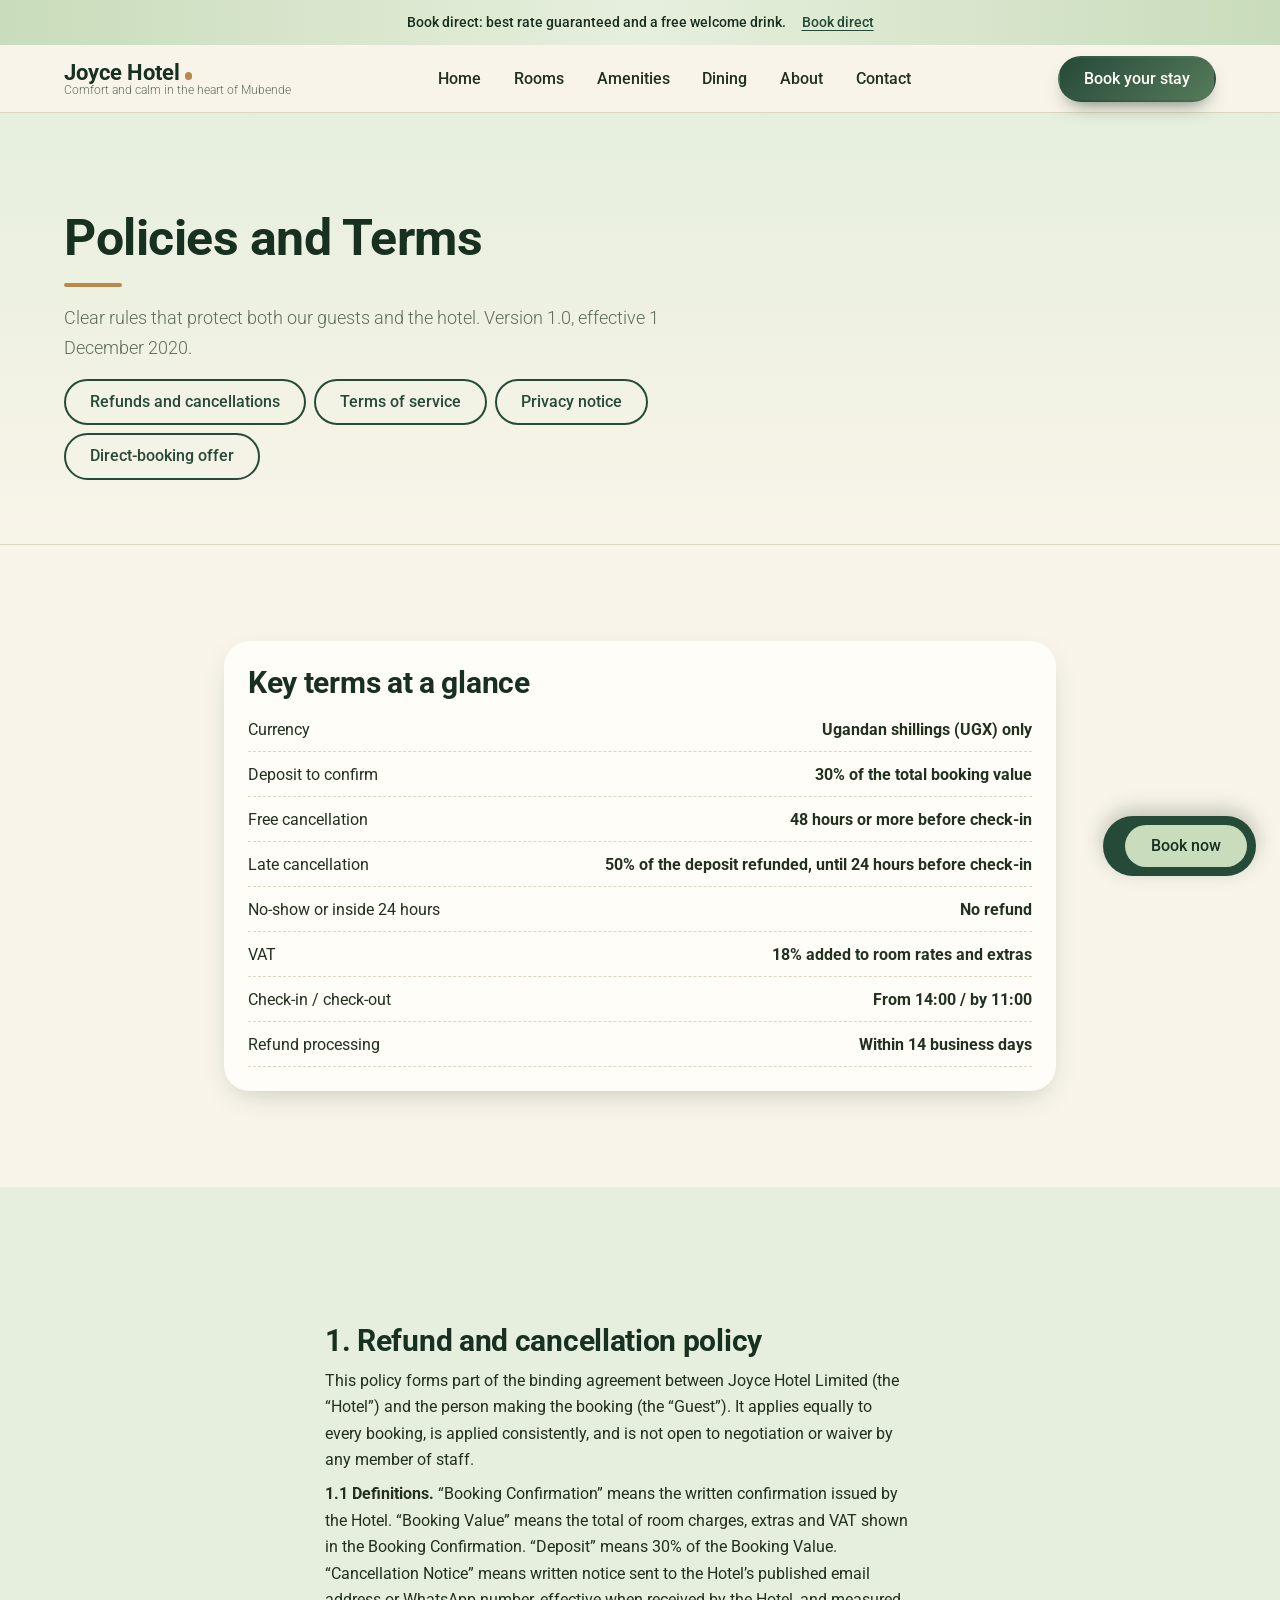
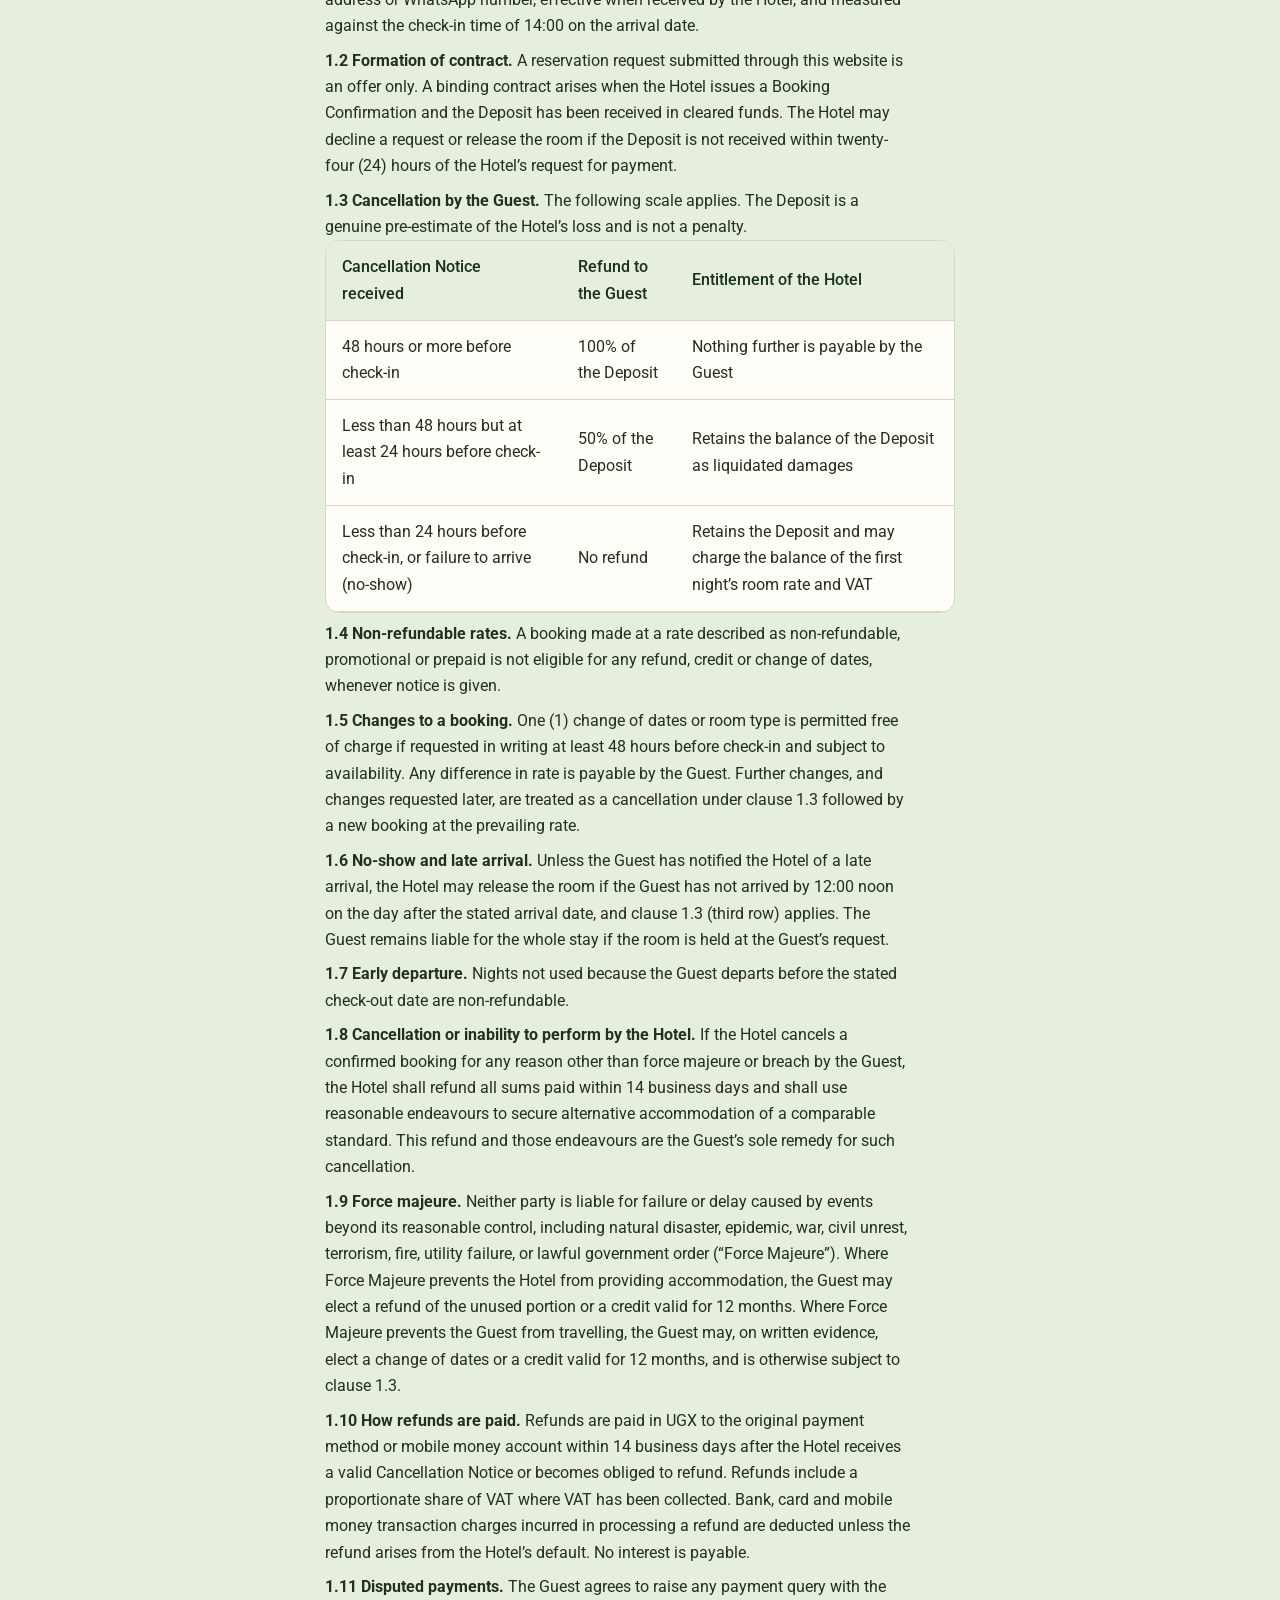
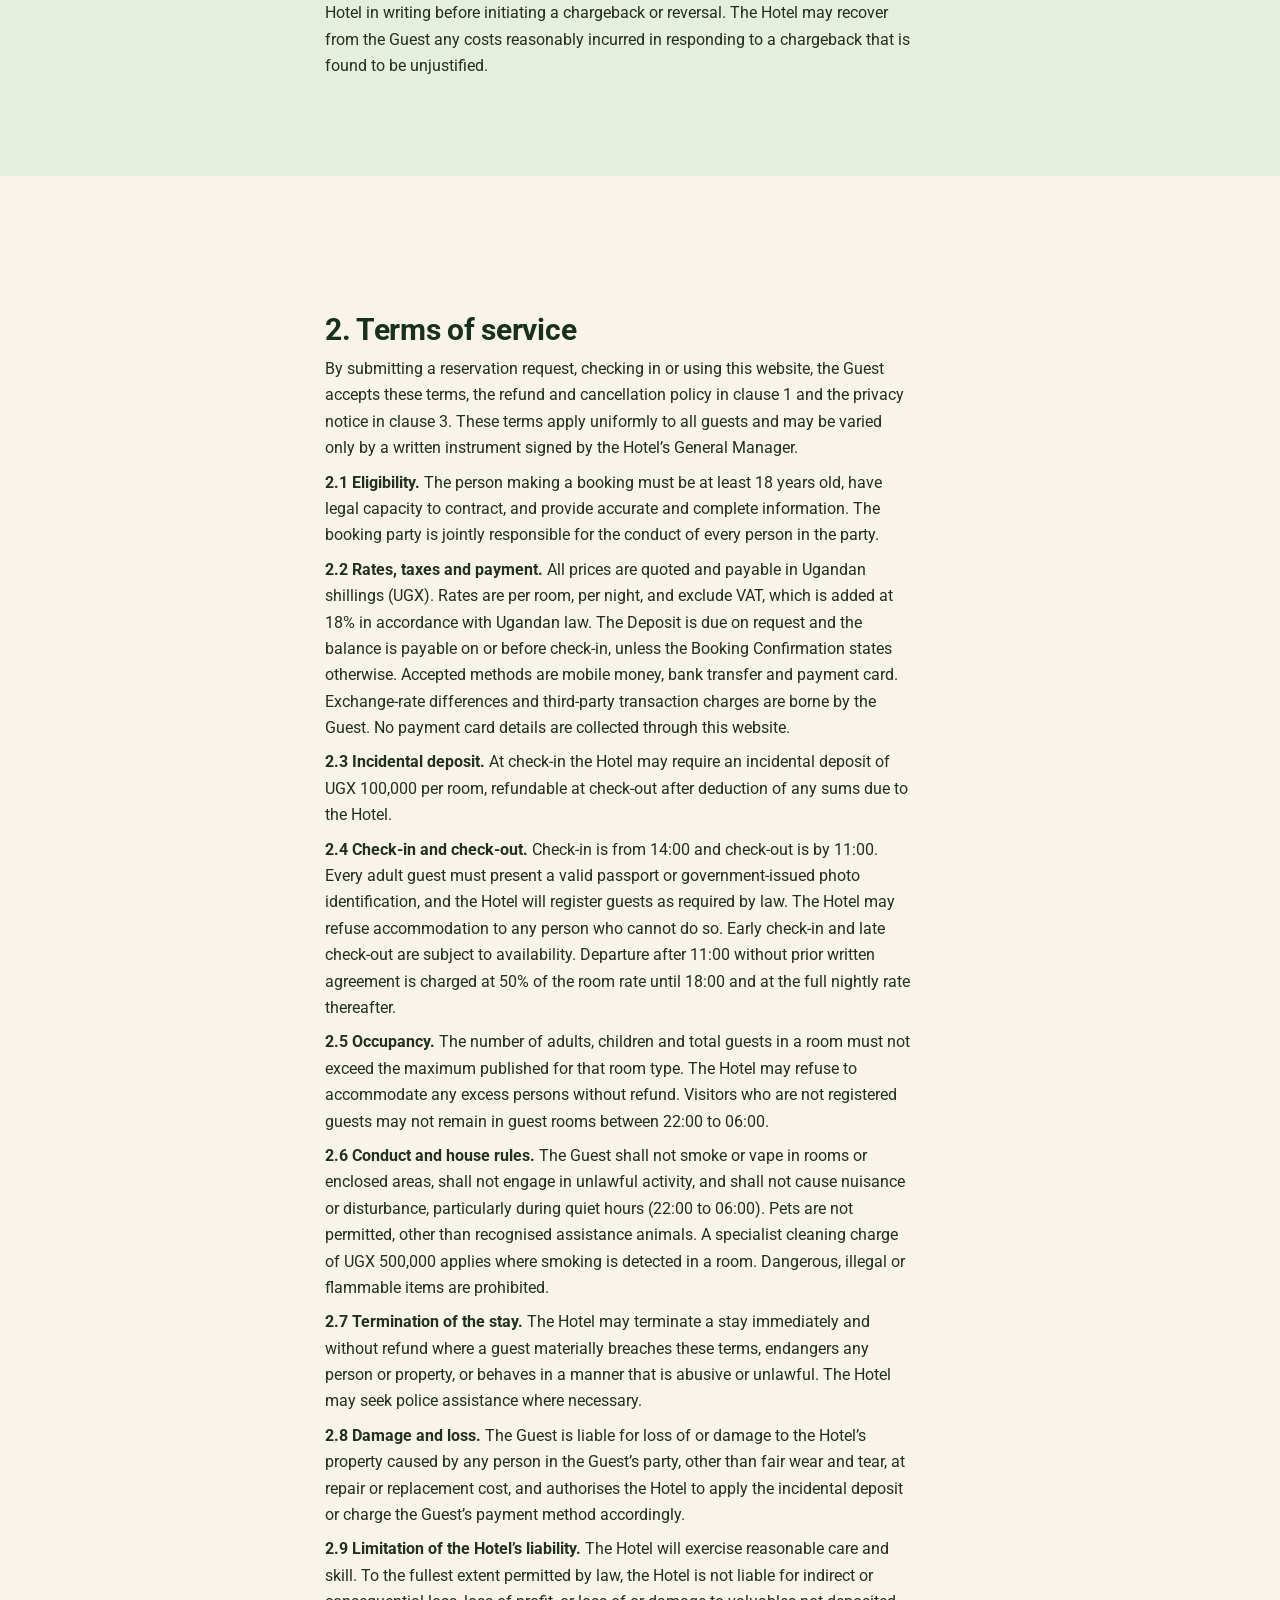
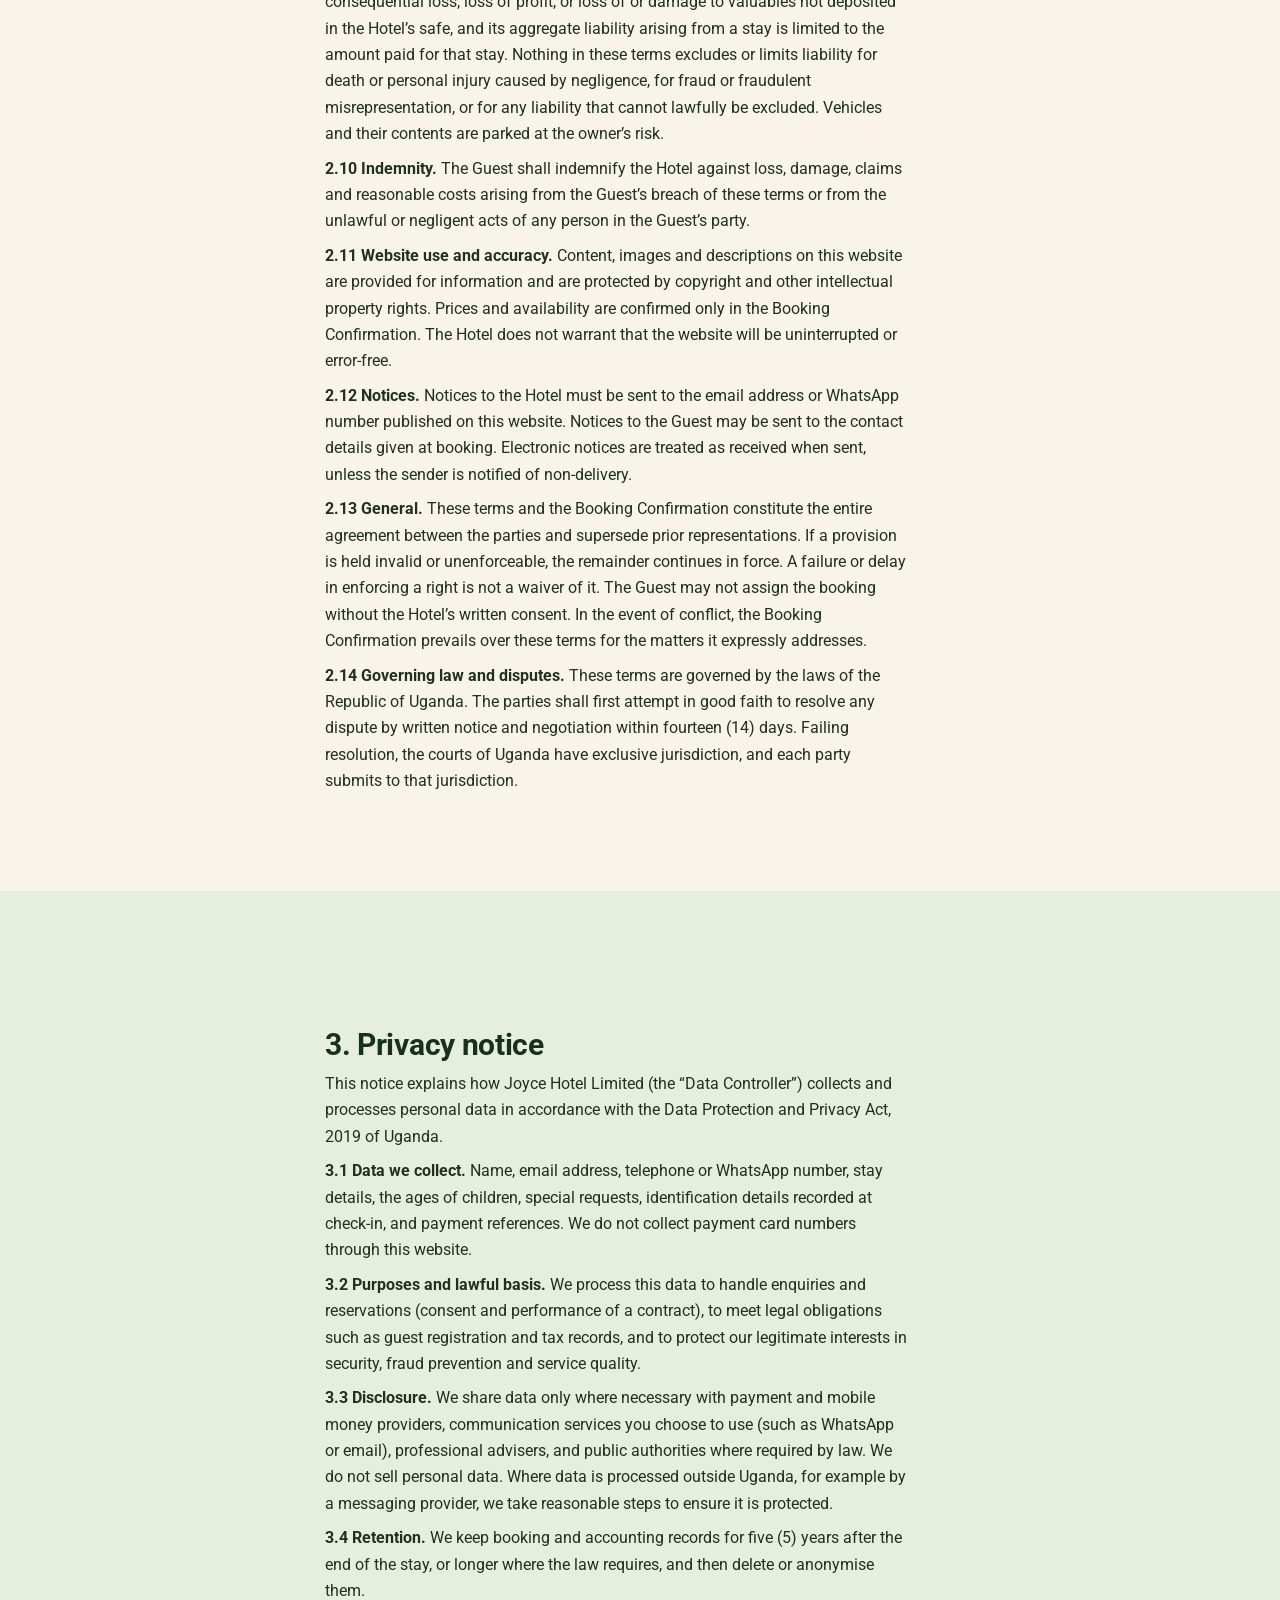
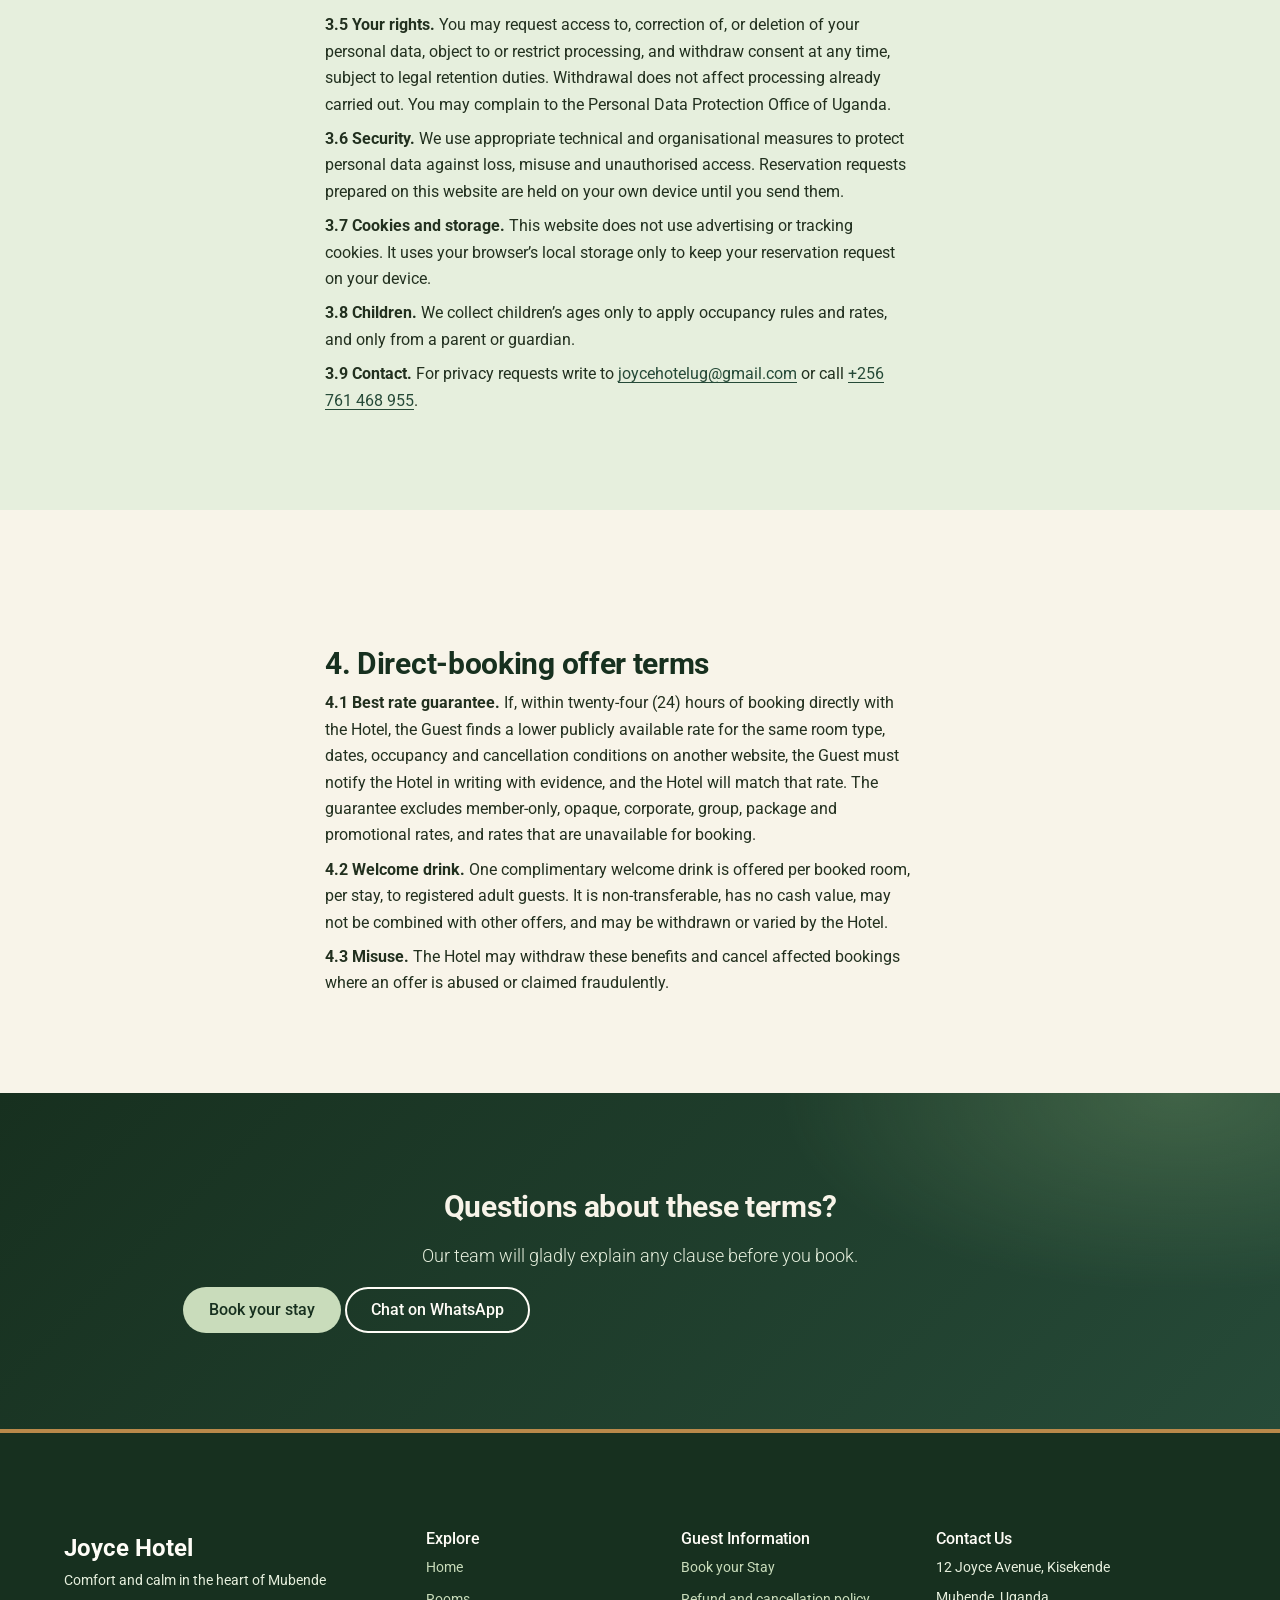
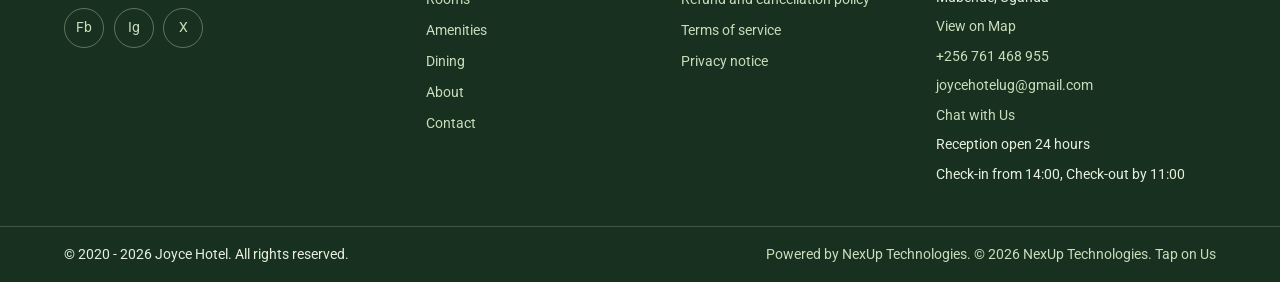
<file: policies.html>
<!DOCTYPE html>
<html lang="en">
<head>
  <meta charset="utf-8">
  <meta name="viewport" content="width=device-width, initial-scale=1">
  <title>Policies and Terms of Service | Joyce Hotel</title>
  <meta name="description" content="Refund and cancellation policy, terms of service and privacy notice for Joyce Hotel. Clear, fair rules that protect both the guest and the hotel.">
  <meta name="theme-color" content="#264a38">
  <link rel="preconnect" href="https://fonts.googleapis.com">
  <link rel="preconnect" href="https://fonts.gstatic.com" crossorigin>
  <link href="https://fonts.googleapis.com/css2?family=Roboto:wght@300;400;500;700&display=swap" rel="stylesheet">
  <link rel="stylesheet" href="assets/css/style.css">
  <link rel="stylesheet" href="assets/css/responsive.css">
  <link rel="icon" href="data:image/svg+xml,%3Csvg xmlns=%27http://www.w3.org/2000/svg%27 viewBox=%270 0 100 100%27%3E%3Ctext y=%27.9em%27 font-size=%2790%27%3E%F0%9F%8F%A8%3C/text%3E%3C/svg%3E">
</head>
<body>
  <!-- REVIEW BEFORE LAUNCH.
       review it against the hotel's licences, insurance and payment arrangements. All numbers live in assets/js/config.js. -->
  <div data-component="header"></div>

  <main id="main">

    <section class="page-hero" aria-labelledby="page-title">
      <div class="container stack">
        <h1 id="page-title">Policies and Terms</h1>
        <p class="lead">Clear rules that protect both our guests and the hotel. Version <span data-cfg="policy.version"></span>, effective <span data-cfg="policy.effectiveDate"></span>.</p>
        <p class="policy-nav">
          <a class="btn btn--ghost" href="#refunds">Refunds and cancellations</a>
          <a class="btn btn--ghost" href="#terms">Terms of service</a>
          <a class="btn btn--ghost" href="#privacy">Privacy notice</a>
          <a class="btn btn--ghost" href="#direct-booking">Direct-booking offer</a>
        </p>
      </div>
    </section>

    <section class="section" aria-labelledby="glance-title">
      <div class="container">
        <div class="form-card form-card--wide">
          <h2 id="glance-title">Key terms at a glance</h2>
          <ul class="spec-list mt-2" role="list">
            <li><span>Currency</span><strong>Ugandan shillings (UGX) only</strong></li>
            <li><span>Deposit to confirm</span><strong><span data-cfg="booking.depositPercent"></span>% of the total booking value</strong></li>
            <li><span>Free cancellation</span><strong><span data-cfg="booking.freeCancelHours"></span> hours or more before check-in</strong></li>
            <li><span>Late cancellation</span><strong><span data-cfg="booking.lateCancelRefundPercent"></span>% of the deposit refunded, until <span data-cfg="booking.noRefundHours"></span> hours before check-in</strong></li>
            <li><span>No-show or inside <span data-cfg="booking.noRefundHours"></span> hours</span><strong>No refund</strong></li>
            <li><span>VAT</span><strong><span data-cfg="booking.taxPercent"></span>% added to room rates and extras</strong></li>
            <li><span>Check-in / check-out</span><strong>From <span data-cfg="hotel.checkInTime"></span> / by <span data-cfg="hotel.checkOutTime"></span></strong></li>
            <li><span>Refund processing</span><strong>Within <span data-cfg="policy.refundDays"></span> business days</strong></li>
          </ul>
        </div>
      </div>
    </section>

    <!-- ===================== 1. REFUNDS AND CANCELLATIONS ===================== -->
    <section class="section section--sage" id="refunds" aria-labelledby="refunds-title">
      <div class="container prose">
        <h2 id="refunds-title">1. Refund and cancellation policy</h2>
        <p>This policy forms part of the binding agreement between <span data-cfg="hotel.legalName"></span> (the &ldquo;Hotel&rdquo;) and the person making the booking (the &ldquo;Guest&rdquo;). It applies equally to every booking, is applied consistently, and is not open to negotiation or waiver by any member of staff.</p>

        <p><strong>1.1 Definitions.</strong> &ldquo;Booking Confirmation&rdquo; means the written confirmation issued by the Hotel. &ldquo;Booking Value&rdquo; means the total of room charges, extras and VAT shown in the Booking Confirmation. &ldquo;Deposit&rdquo; means <span data-cfg="booking.depositPercent"></span>% of the Booking Value. &ldquo;Cancellation Notice&rdquo; means written notice sent to the Hotel&rsquo;s published email address or WhatsApp number, effective when received by the Hotel, and measured against the check-in time of <span data-cfg="hotel.checkInTime"></span> on the arrival date.</p>

        <p><strong>1.2 Formation of contract.</strong> A reservation request submitted through this website is an offer only. A binding contract arises when the Hotel issues a Booking Confirmation and the Deposit has been received in cleared funds. The Hotel may decline a request or release the room if the Deposit is not received within twenty-four (24) hours of the Hotel&rsquo;s request for payment.</p>

        <p><strong>1.3 Cancellation by the Guest.</strong> The following scale applies. The Deposit is a genuine pre-estimate of the Hotel&rsquo;s loss and is not a penalty.</p>
        <div class="table-wrap">
          <table>
            <caption class="visually-hidden">Cancellation scale and refunds</caption>
            <thead>
              <tr>
                <th scope="col">Cancellation Notice received</th>
                <th scope="col">Refund to the Guest</th>
                <th scope="col">Entitlement of the Hotel</th>
              </tr>
            </thead>
            <tbody>
              <tr>
                <td><span data-cfg="booking.freeCancelHours"></span> hours or more before check-in</td>
                <td>100% of the Deposit</td>
                <td>Nothing further is payable by the Guest</td>
              </tr>
              <tr>
                <td>Less than <span data-cfg="booking.freeCancelHours"></span> hours but at least <span data-cfg="booking.noRefundHours"></span> hours before check-in</td>
                <td><span data-cfg="booking.lateCancelRefundPercent"></span>% of the Deposit</td>
                <td>Retains the balance of the Deposit as liquidated damages</td>
              </tr>
              <tr>
                <td>Less than <span data-cfg="booking.noRefundHours"></span> hours before check-in, or failure to arrive (no-show)</td>
                <td>No refund</td>
                <td>Retains the Deposit and may charge the balance of the first night&rsquo;s room rate and VAT</td>
              </tr>
            </tbody>
          </table>
        </div>

        <p><strong>1.4 Non-refundable rates.</strong> A booking made at a rate described as non-refundable, promotional or prepaid is not eligible for any refund, credit or change of dates, whenever notice is given.</p>
        <p><strong>1.5 Changes to a booking.</strong> One (1) change of dates or room type is permitted free of charge if requested in writing at least <span data-cfg="booking.freeCancelHours"></span> hours before check-in and subject to availability. Any difference in rate is payable by the Guest. Further changes, and changes requested later, are treated as a cancellation under clause 1.3 followed by a new booking at the prevailing rate.</p>
        <p><strong>1.6 No-show and late arrival.</strong> Unless the Guest has notified the Hotel of a late arrival, the Hotel may release the room if the Guest has not arrived by 12:00 noon on the day after the stated arrival date, and clause 1.3 (third row) applies. The Guest remains liable for the whole stay if the room is held at the Guest&rsquo;s request.</p>
        <p><strong>1.7 Early departure.</strong> Nights not used because the Guest departs before the stated check-out date are non-refundable.</p>

        <p><strong>1.8 Cancellation or inability to perform by the Hotel.</strong> If the Hotel cancels a confirmed booking for any reason other than force majeure or breach by the Guest, the Hotel shall refund all sums paid within <span data-cfg="policy.refundDays"></span> business days and shall use reasonable endeavours to secure alternative accommodation of a comparable standard. This refund and those endeavours are the Guest&rsquo;s sole remedy for such cancellation.</p>
        <p><strong>1.9 Force majeure.</strong> Neither party is liable for failure or delay caused by events beyond its reasonable control, including natural disaster, epidemic, war, civil unrest, terrorism, fire, utility failure, or lawful government order (&ldquo;Force Majeure&rdquo;). Where Force Majeure prevents the Hotel from providing accommodation, the Guest may elect a refund of the unused portion or a credit valid for <span data-cfg="policy.creditMonths"></span> months. Where Force Majeure prevents the Guest from travelling, the Guest may, on written evidence, elect a change of dates or a credit valid for <span data-cfg="policy.creditMonths"></span> months, and is otherwise subject to clause 1.3.</p>
        <p><strong>1.10 How refunds are paid.</strong> Refunds are paid in UGX to the original payment method or mobile money account within <span data-cfg="policy.refundDays"></span> business days after the Hotel receives a valid Cancellation Notice or becomes obliged to refund. Refunds include a proportionate share of VAT where VAT has been collected. Bank, card and mobile money transaction charges incurred in processing a refund are deducted unless the refund arises from the Hotel&rsquo;s default. No interest is payable.</p>
        <p><strong>1.11 Disputed payments.</strong> The Guest agrees to raise any payment query with the Hotel in writing before initiating a chargeback or reversal. The Hotel may recover from the Guest any costs reasonably incurred in responding to a chargeback that is found to be unjustified.</p>
      </div>
    </section>

    <!-- ===================== 2. TERMS OF SERVICE ===================== -->
    <section class="section" id="terms" aria-labelledby="terms-title">
      <div class="container prose">
        <h2 id="terms-title">2. Terms of service</h2>
        <p>By submitting a reservation request, checking in or using this website, the Guest accepts these terms, the refund and cancellation policy in clause 1 and the privacy notice in clause 3. These terms apply uniformly to all guests and may be varied only by a written instrument signed by the Hotel&rsquo;s General Manager.</p>

        <p><strong>2.1 Eligibility.</strong> The person making a booking must be at least <span data-cfg="policy.minAge"></span> years old, have legal capacity to contract, and provide accurate and complete information. The booking party is jointly responsible for the conduct of every person in the party.</p>
        <p><strong>2.2 Rates, taxes and payment.</strong> All prices are quoted and payable in Ugandan shillings (UGX). Rates are per room, per night, and exclude VAT, which is added at <span data-cfg="booking.taxPercent"></span>% in accordance with Ugandan law. The Deposit is due on request and the balance is payable on or before check-in, unless the Booking Confirmation states otherwise. Accepted methods are mobile money, bank transfer and payment card. Exchange-rate differences and third-party transaction charges are borne by the Guest. No payment card details are collected through this website.</p>
        <p><strong>2.3 Incidental deposit.</strong> At check-in the Hotel may require an incidental deposit of <span data-cfg="policy.incidentalDeposit"></span> per room, refundable at check-out after deduction of any sums due to the Hotel.</p>
        <p><strong>2.4 Check-in and check-out.</strong> Check-in is from <span data-cfg="hotel.checkInTime"></span> and check-out is by <span data-cfg="hotel.checkOutTime"></span>. Every adult guest must present a valid passport or government-issued photo identification, and the Hotel will register guests as required by law. The Hotel may refuse accommodation to any person who cannot do so. Early check-in and late check-out are subject to availability. Departure after <span data-cfg="hotel.checkOutTime"></span> without prior written agreement is charged at <span data-cfg="policy.lateCheckoutPercent"></span>% of the room rate until <span data-cfg="policy.lateCheckoutUntil"></span> and at the full nightly rate thereafter.</p>
        <p><strong>2.5 Occupancy.</strong> The number of adults, children and total guests in a room must not exceed the maximum published for that room type. The Hotel may refuse to accommodate any excess persons without refund. Visitors who are not registered guests may not remain in guest rooms between <span data-cfg="policy.quietHours"></span>.</p>
        <p><strong>2.6 Conduct and house rules.</strong> The Guest shall not smoke or vape in rooms or enclosed areas, shall not engage in unlawful activity, and shall not cause nuisance or disturbance, particularly during quiet hours (<span data-cfg="policy.quietHours"></span>). Pets are not permitted, other than recognised assistance animals. A specialist cleaning charge of <span data-cfg="policy.smokingFee"></span> applies where smoking is detected in a room. Dangerous, illegal or flammable items are prohibited.</p>
        <p><strong>2.7 Termination of the stay.</strong> The Hotel may terminate a stay immediately and without refund where a guest materially breaches these terms, endangers any person or property, or behaves in a manner that is abusive or unlawful. The Hotel may seek police assistance where necessary.</p>
        <p><strong>2.8 Damage and loss.</strong> The Guest is liable for loss of or damage to the Hotel&rsquo;s property caused by any person in the Guest&rsquo;s party, other than fair wear and tear, at repair or replacement cost, and authorises the Hotel to apply the incidental deposit or charge the Guest&rsquo;s payment method accordingly.</p>
        <p><strong>2.9 Limitation of the Hotel&rsquo;s liability.</strong> The Hotel will exercise reasonable care and skill. To the fullest extent permitted by law, the Hotel is not liable for indirect or consequential loss, loss of profit, or loss of or damage to valuables not deposited in the Hotel&rsquo;s safe, and its aggregate liability arising from a stay is limited to the amount paid for that stay. Nothing in these terms excludes or limits liability for death or personal injury caused by negligence, for fraud or fraudulent misrepresentation, or for any liability that cannot lawfully be excluded. Vehicles and their contents are parked at the owner&rsquo;s risk.</p>
        <p><strong>2.10 Indemnity.</strong> The Guest shall indemnify the Hotel against loss, damage, claims and reasonable costs arising from the Guest&rsquo;s breach of these terms or from the unlawful or negligent acts of any person in the Guest&rsquo;s party.</p>
        <p><strong>2.11 Website use and accuracy.</strong> Content, images and descriptions on this website are provided for information and are protected by copyright and other intellectual property rights. Prices and availability are confirmed only in the Booking Confirmation. The Hotel does not warrant that the website will be uninterrupted or error-free.</p>
        <p><strong>2.12 Notices.</strong> Notices to the Hotel must be sent to the email address or WhatsApp number published on this website. Notices to the Guest may be sent to the contact details given at booking. Electronic notices are treated as received when sent, unless the sender is notified of non-delivery.</p>
        <p><strong>2.13 General.</strong> These terms and the Booking Confirmation constitute the entire agreement between the parties and supersede prior representations. If a provision is held invalid or unenforceable, the remainder continues in force. A failure or delay in enforcing a right is not a waiver of it. The Guest may not assign the booking without the Hotel&rsquo;s written consent. In the event of conflict, the Booking Confirmation prevails over these terms for the matters it expressly addresses.</p>
        <p><strong>2.14 Governing law and disputes.</strong> These terms are governed by the laws of the Republic of Uganda. The parties shall first attempt in good faith to resolve any dispute by written notice and negotiation within fourteen (14) days. Failing resolution, the courts of Uganda have exclusive jurisdiction, and each party submits to that jurisdiction.</p>
      </div>
    </section>

    <!-- ===================== 3. PRIVACY NOTICE ===================== -->
    <section class="section section--sage" id="privacy" aria-labelledby="privacy-title">
      <div class="container prose">
        <h2 id="privacy-title">3. Privacy notice</h2>
        <p>This notice explains how <span data-cfg="hotel.legalName"></span> (the &ldquo;Data Controller&rdquo;) collects and processes personal data in accordance with the Data Protection and Privacy Act, 2019 of Uganda.</p>
        <p><strong>3.1 Data we collect.</strong> Name, email address, telephone or WhatsApp number, stay details, the ages of children, special requests, identification details recorded at check-in, and payment references. We do not collect payment card numbers through this website.</p>
        <p><strong>3.2 Purposes and lawful basis.</strong> We process this data to handle enquiries and reservations (consent and performance of a contract), to meet legal obligations such as guest registration and tax records, and to protect our legitimate interests in security, fraud prevention and service quality.</p>
        <p><strong>3.3 Disclosure.</strong> We share data only where necessary with payment and mobile money providers, communication services you choose to use (such as WhatsApp or email), professional advisers, and public authorities where required by law. We do not sell personal data. Where data is processed outside Uganda, for example by a messaging provider, we take reasonable steps to ensure it is protected.</p>
        <p><strong>3.4 Retention.</strong> We keep booking and accounting records for <span data-cfg="policy.retention"></span> after the end of the stay, or longer where the law requires, and then delete or anonymise them.</p>
        <p><strong>3.5 Your rights.</strong> You may request access to, correction of, or deletion of your personal data, object to or restrict processing, and withdraw consent at any time, subject to legal retention duties. Withdrawal does not affect processing already carried out. You may complain to the Personal Data Protection Office of Uganda.</p>
        <p><strong>3.6 Security.</strong> We use appropriate technical and organisational measures to protect personal data against loss, misuse and unauthorised access. Reservation requests prepared on this website are held on your own device until you send them.</p>
        <p><strong>3.7 Cookies and storage.</strong> This website does not use advertising or tracking cookies. It uses your browser&rsquo;s local storage only to keep your reservation request on your device.</p>
        <p><strong>3.8 Children.</strong> We collect children&rsquo;s ages only to apply occupancy rules and rates, and only from a parent or guardian.</p>
        <p><strong>3.9 Contact.</strong> For privacy requests write to <a href="#" data-link="email" data-cfg="hotel.email"></a> or call <a href="#" data-link="phone" data-cfg="hotel.phone"></a>.</p>
      </div>
    </section>

    <!-- ===================== 4. DIRECT BOOKING OFFER ===================== -->
    <section class="section" id="direct-booking" aria-labelledby="direct-title">
      <div class="container prose">
        <h2 id="direct-title">4. Direct-booking offer terms</h2>
        <p><strong>4.1 Best rate guarantee.</strong> If, within twenty-four (24) hours of booking directly with the Hotel, the Guest finds a lower publicly available rate for the same room type, dates, occupancy and cancellation conditions on another website, the Guest must notify the Hotel in writing with evidence, and the Hotel will match that rate. The guarantee excludes member-only, opaque, corporate, group, package and promotional rates, and rates that are unavailable for booking.</p>
        <p><strong>4.2 Welcome drink.</strong> One complimentary welcome drink is offered per booked room, per stay, to registered adult guests. It is non-transferable, has no cash value, may not be combined with other offers, and may be withdrawn or varied by the Hotel.</p>
        <p><strong>4.3 Misuse.</strong> The Hotel may withdraw these benefits and cancel affected bookings where an offer is abused or claimed fraudulently.</p>
      </div>
    </section>

    <section class="section section--forest" aria-labelledby="cta-title">
      <div class="container text-center stack">
        <h2 id="cta-title">Questions about these terms?</h2>
        <p class="lead" style="margin-inline: auto; color: var(--sage-100);">Our team will gladly explain any clause before you book.</p>
        <p>
          <a class="btn btn--soft" href="booking.html">Book your stay</a>
          <a class="btn btn--ghost" href="#" data-link="whatsapp" style="color: var(--white); border-color: var(--white);">Chat on WhatsApp</a>
        </p>
      </div>
    </section>

  </main>

  <div data-component="footer"></div>

  <script src="assets/js/config.js" defer></script>
  <script src="assets/js/main.js" defer></script>
</body>
</html>
</file>
<file: assets/css/style.css>
/* ==========================================================================
   Joyce Hotel: style.css  (base, mobile-first)
   Contents: 1 Tokens · 2 Reset · 3 Type · 4 Layout · 5 Buttons · 6 Header/Nav
   7 Hero · 8 Booking form · 9 Cards · 10 Sections · 11 Dialog · 12 Policies
   13 Footer · 14 Book-now bar · 15 Utilities
   Edit colours/fonts ONLY in section 1.
   ========================================================================== */

/* 1. TOKENS */
:root {
  --cream: #f8f4e9;
  --cream-deep: #efe8d3;
  --sage-100: #e6efdd;
  --sage-300: #c9dcbb;
  --sage-500: #8fb67f;
  --moss: #567a5b;
  --forest: #264a38;
  --forest-dark: #17301f;
  --ink: #22301f;
  --muted: #5f6b5a;
  --line: #dcd6c0;
  --accent: #b9894a;          /* quiet brass, used sparingly */
  --danger: #a6392f;
  --success: #2f7a4b;
  --white: #fffdf7;

  --font: "Roboto", "Helvetica Neue", Arial, sans-serif;
  --fs-sm: 0.875rem;
  --fs-base: 1rem;
  --fs-md: 1.125rem;
  --fs-lg: clamp(1.4rem, 1.1rem + 1.2vw, 1.9rem);
  --fs-xl: clamp(1.9rem, 1.3rem + 2.6vw, 3.1rem);
  --fs-hero: clamp(2.2rem, 1.4rem + 4vw, 4.2rem);

  --space-1: 0.5rem;
  --space-2: 1rem;
  --space-3: 1.5rem;
  --space-4: 2.5rem;
  --space-5: clamp(3rem, 2rem + 5vw, 6rem);

  --radius-sm: 0.5rem;
  --radius: 0.9rem;
  --radius-lg: 1.6rem;
  --shadow-sm: 0 1px 3px rgba(23, 48, 31, 0.1);
  --shadow-md: 0 10px 30px -12px rgba(23, 48, 31, 0.28);
  --header-h: 4.25rem;
  --container: 72rem;
  --ease: 0.25s ease;
}

/* 2. RESET */
*, *::before, *::after { box-sizing: border-box; }
* { margin: 0; }
html { scroll-behavior: smooth; scroll-padding-top: calc(var(--header-h) + 1rem); -webkit-text-size-adjust: 100%; }
body {
  font-family: var(--font);
  font-size: var(--fs-base);
  line-height: 1.65;
  color: var(--ink);
  background: var(--cream);
  padding-bottom: 5rem; /* room for mobile book bar */
  -webkit-font-smoothing: antialiased;
}
img, picture, svg, video { display: block; max-width: 100%; height: auto; }
input, button, select, textarea { font: inherit; color: inherit; }
button { cursor: pointer; }
a { color: var(--forest); text-underline-offset: 0.2em; }
ul[role="list"], ol[role="list"] { list-style: none; padding: 0; }
:focus-visible { outline: 3px solid var(--accent); outline-offset: 3px; border-radius: 4px; }
.skip-link { position: absolute; left: -999px; top: 0; background: var(--forest); color: var(--white); padding: 0.75rem 1rem; z-index: 200; }
.skip-link:focus { left: 0.5rem; top: 0.5rem; }

/* 3. TYPE */
h1, h2, h3, h4 { line-height: 1.2; font-weight: 700; color: var(--forest-dark); letter-spacing: -0.01em; }
h1 { font-size: var(--fs-xl); }
h2 { font-size: var(--fs-lg); }
h3 { font-size: var(--fs-md); font-weight: 500; }
p { max-width: 65ch; }
.lead { font-size: var(--fs-md); color: var(--muted); font-weight: 300; }
.price { font-weight: 700; color: var(--forest); }
.price small { font-weight: 400; color: var(--muted); }

/* 4. LAYOUT */
.container { width: min(100% - 2rem, var(--container)); margin-inline: auto; }
.section { padding-block: var(--space-5); }
.section--sage { background: var(--sage-100); }
.section--forest { background: var(--forest); color: var(--cream); }
.section--forest h2, .section--forest h3 { color: var(--cream); }
.section-head { margin-bottom: var(--space-4); display: grid; gap: var(--space-1); }
.grid { display: grid; gap: var(--space-3); }
.grid--rooms, .grid--amenities, .grid--reviews { grid-template-columns: 1fr; }
.stack > * + * { margin-top: var(--space-2); }
.page-hero { padding-block: var(--space-5) var(--space-4); background: var(--sage-100); border-bottom: 1px solid var(--line); }

/* 5. BUTTONS */
.btn {
  display: inline-flex; align-items: center; justify-content: center; gap: 0.5rem;
  min-height: 2.9rem; padding: 0.7rem 1.5rem;
  border: 2px solid transparent; border-radius: 999px;
  font-weight: 500; text-decoration: none; line-height: 1;
  transition: background var(--ease), color var(--ease), transform var(--ease);
}
.btn--primary { background: var(--forest); color: var(--white); }
.btn--primary:hover { background: var(--forest-dark); }
.btn--soft { background: var(--sage-300); color: var(--forest-dark); }
.btn--soft:hover { background: var(--sage-500); }
.btn--ghost { border-color: var(--forest); color: var(--forest); background: transparent; }
.btn--ghost:hover { background: var(--forest); color: var(--white); }
.btn--whatsapp { background: #1f8f4e; color: #fff; }
.btn--whatsapp:hover { background: #17703c; }
.btn--block { width: 100%; }
.btn[disabled], .btn[aria-disabled="true"] { opacity: 0.5; cursor: not-allowed; }

/* 6. HEADER / NAV */
.site-header {
  position: sticky; top: 0; z-index: 100; height: var(--header-h);
  background: rgba(248, 244, 233, 0.96); backdrop-filter: blur(8px);
  border-bottom: 1px solid var(--line);
}
.nav { height: 100%; display: flex; align-items: center; justify-content: space-between; gap: var(--space-2); }
.brand { display: flex; flex-direction: column; text-decoration: none; line-height: 1.1; color: var(--forest-dark); }
.brand-name { font-size: 1.35rem; font-weight: 700; }
.brand-tag { font-size: 0.75rem; color: var(--muted); font-weight: 300; }
.nav-toggle {
  display: inline-grid; place-items: center; width: 2.9rem; height: 2.9rem;
  border: 1px solid var(--line); border-radius: var(--radius-sm); background: var(--white);
}
.nav-toggle-bars, .nav-toggle-bars::before, .nav-toggle-bars::after {
  display: block; width: 1.3rem; height: 2px; background: var(--forest); content: ""; transition: transform var(--ease), opacity var(--ease);
}
.nav-toggle-bars { position: relative; }
.nav-toggle-bars::before { position: absolute; top: -6px; }
.nav-toggle-bars::after { position: absolute; top: 6px; }
.nav-toggle[aria-expanded="true"] .nav-toggle-bars { background: transparent; }
.nav-toggle[aria-expanded="true"] .nav-toggle-bars::before { transform: translateY(6px) rotate(45deg); }
.nav-toggle[aria-expanded="true"] .nav-toggle-bars::after { transform: translateY(-6px) rotate(-45deg); }
.nav-menu {
  position: absolute; inset: var(--header-h) 0 auto 0;
  display: none; flex-direction: column; gap: 0.25rem; padding: var(--space-2);
  background: var(--cream); border-bottom: 1px solid var(--line); box-shadow: var(--shadow-md);
  list-style: none; margin: 0;
}
.nav-menu.is-open { display: flex; }
.nav-link { display: block; padding: 0.8rem 1rem; border-radius: var(--radius-sm); text-decoration: none; color: var(--ink); font-weight: 500; }
.nav-link:hover { background: var(--sage-100); }
.nav-link[aria-current="page"] { background: var(--sage-300); color: var(--forest-dark); }
.nav-cta { display: none; }

/* 7. HERO */
.hero { position: relative; isolation: isolate; color: var(--white); padding-block: var(--space-5); min-height: min(88vh, 46rem); display: flex; align-items: center; }
.hero::before {
  content: ""; position: absolute; inset: 0; z-index: -2;
  background: var(--forest) url("../images/hero-bg.jpg") center / cover no-repeat;
}
.hero::after { content: ""; position: absolute; inset: 0; z-index: -1; background: linear-gradient(180deg, rgba(23,48,31,0.55), rgba(23,48,31,0.78)); }
.hero h1 { font-size: var(--fs-hero); color: var(--white); max-width: 16ch; }
.hero .lead { color: var(--sage-100); margin-top: var(--space-2); }
.hero-inner { display: grid; gap: var(--space-4); width: 100%; }

/* 8. BOOKING FORM (shared by hero widget + booking page) */
.search-card, .form-card {
  background: var(--white); color: var(--ink); border-radius: var(--radius-lg);
  padding: var(--space-3); box-shadow: var(--shadow-md);
}
.form-grid { display: grid; gap: var(--space-2); grid-template-columns: 1fr; }
.field { display: grid; gap: 0.35rem; align-content: start; }
.field label, .field legend { font-size: var(--fs-sm); font-weight: 500; color: var(--forest-dark); }
.field input, .field select, .field textarea {
  width: 100%; min-height: 2.9rem; padding: 0.65rem 0.85rem;
  background: var(--cream); border: 1.5px solid var(--line); border-radius: var(--radius-sm);
  transition: border-color var(--ease), box-shadow var(--ease);
}
.field textarea { min-height: 6.5rem; resize: vertical; }
.field input:focus, .field select:focus, .field textarea:focus { border-color: var(--moss); box-shadow: 0 0 0 3px var(--sage-300); outline: none; }
.field.has-error input, .field.has-error select, .field.has-error textarea { border-color: var(--danger); background: #fdf3f1; }
.field-hint { font-size: 0.8rem; color: var(--muted); }
.field-error { font-size: 0.82rem; color: var(--danger); font-weight: 500; min-height: 1.1em; }
.field--full { grid-column: 1 / -1; }
.child-ages { display: grid; gap: var(--space-1); grid-template-columns: repeat(2, 1fr); }
.check { display: flex; gap: 0.7rem; align-items: flex-start; font-size: var(--fs-sm); }
.check input { width: 1.2rem; height: 1.2rem; min-height: 0; margin-top: 0.2rem; accent-color: var(--forest); }
.form-alert { padding: 0.9rem 1rem; border-radius: var(--radius-sm); font-size: var(--fs-sm); }
.form-alert--error { background: #fdf3f1; border: 1px solid var(--danger); color: var(--danger); }
.form-alert--success { background: var(--sage-100); border: 1px solid var(--success); color: var(--forest-dark); }
.summary { border: 1px solid var(--line); border-radius: var(--radius); padding: var(--space-2); background: var(--cream); }
.summary dl { display: grid; grid-template-columns: 1fr auto; gap: 0.4rem 1rem; }
.summary dt { color: var(--muted); }
.summary dd { text-align: right; font-weight: 500; }
.summary .total { grid-column: 1 / -1; border-top: 1px solid var(--line); padding-top: 0.6rem; display: flex; justify-content: space-between; font-weight: 700; color: var(--forest-dark); font-size: var(--fs-md); }

.form-card fieldset { border: 0; padding: 0; margin: 0; min-width: 0; display: grid; gap: var(--space-2); }
.form-card fieldset + fieldset { margin-top: var(--space-3); padding-top: var(--space-3); border-top: 1px solid var(--line); }
.form-card legend { font-size: var(--fs-md); font-weight: 700; color: var(--forest-dark); padding: 0; margin-bottom: var(--space-1); }
.form-card--wide { max-width: 52rem; margin-inline: auto; }

/* 9. CARDS */
.card { background: var(--white); border: 1px solid var(--line); border-radius: var(--radius); overflow: hidden; display: flex; flex-direction: column; transition: box-shadow var(--ease), transform var(--ease); }
.card:hover { box-shadow: var(--shadow-md); }
.card-media { aspect-ratio: 4 / 3; background: var(--sage-300); object-fit: cover; width: 100%; }
.card-body { padding: var(--space-3); display: grid; gap: var(--space-1); flex: 1; align-content: start; }
.card-foot { padding: 0 var(--space-3) var(--space-3); display: flex; align-items: center; justify-content: space-between; gap: var(--space-2); flex-wrap: wrap; }
.tag-list { display: flex; flex-wrap: wrap; gap: 0.4rem; list-style: none; padding: 0; }
.tag { font-size: 0.8rem; padding: 0.2rem 0.65rem; border-radius: 999px; background: var(--sage-100); color: var(--forest); border: 1px solid var(--sage-300); }
.tag--paid { background: #f6ecd9; border-color: #e3cfa6; color: #7a5a22; }
.amenity { padding: var(--space-3); background: var(--white); border: 1px solid var(--line); border-radius: var(--radius); display: grid; gap: 0.5rem; }
.amenity-icon { width: 2.6rem; height: 2.6rem; display: grid; place-items: center; border-radius: 50%; background: var(--sage-300); color: var(--forest); font-size: 1.3rem; }
.review { padding: var(--space-3); background: var(--white); border-left: 4px solid var(--sage-500); border-radius: var(--radius-sm); display: grid; gap: 0.5rem; }
.review cite { font-style: normal; font-weight: 500; color: var(--forest-dark); }
.stars { color: var(--accent); letter-spacing: 0.12em; }

/* 10. SECTIONS & COMPONENTS */
.tabs { display: flex; gap: 0.5rem; overflow-x: auto; padding-bottom: 0.5rem; margin-bottom: var(--space-3); scrollbar-width: thin; }
.tab { flex: none; padding: 0.55rem 1.1rem; border-radius: 999px; border: 1.5px solid var(--line); background: var(--white); font-weight: 500; }
.tab[aria-selected="true"] { background: var(--forest); border-color: var(--forest); color: var(--white); }
.offer-banner { background: var(--sage-300); color: var(--forest-dark); padding: 0.7rem 0; text-align: center; font-size: var(--fs-sm); font-weight: 500; }
.offer-banner .container { display: flex; flex-wrap: wrap; justify-content: center; align-items: center; gap: 0.5rem 1rem; }
.gallery { display: grid; gap: var(--space-1); grid-template-columns: repeat(2, 1fr); }
.gallery button { padding: 0; border: 0; border-radius: var(--radius-sm); overflow: hidden; background: var(--sage-300); aspect-ratio: 1; }
.gallery img { width: 100%; height: 100%; object-fit: cover; transition: transform var(--ease); }
.gallery button:hover img { transform: scale(1.04); }
.spec-list { display: grid; gap: 0.6rem; list-style: none; padding: 0; }
.spec-list li { display: flex; justify-content: space-between; gap: 1rem; border-bottom: 1px dashed var(--line); padding-bottom: 0.5rem; }
.table-wrap { overflow-x: auto; border: 1px solid var(--line); border-radius: var(--radius); background: var(--white); }
table { width: 100%; border-collapse: collapse; min-width: 32rem; }
th, td { padding: 0.8rem 1rem; text-align: left; border-bottom: 1px solid var(--line); }
th { background: var(--sage-100); color: var(--forest-dark); font-weight: 500; }
.map-frame { width: 100%; min-height: 20rem; border: 0; border-radius: var(--radius); background: var(--sage-300); }
.toast { position: fixed; left: 50%; bottom: 6rem; transform: translateX(-50%); z-index: 400; background: var(--forest-dark); color: var(--white); padding: 0.8rem 1.3rem; border-radius: 999px; box-shadow: var(--shadow-md); max-width: calc(100% - 2rem); }

/* 11. DIALOG */
dialog { border: 0; border-radius: var(--radius-lg); padding: 0; width: min(100% - 1.5rem, 40rem); max-height: 92vh; background: var(--cream); color: var(--ink); box-shadow: 0 30px 80px -20px rgba(0,0,0,0.5); }
dialog::backdrop { background: rgba(23, 48, 31, 0.6); backdrop-filter: blur(2px); }
.dialog-head { display: flex; justify-content: space-between; align-items: center; gap: 1rem; padding: var(--space-2) var(--space-3); border-bottom: 1px solid var(--line); position: sticky; top: 0; background: var(--cream); z-index: 1; }
.dialog-body { padding: var(--space-3); display: grid; gap: var(--space-2); }
.dialog-close { width: 2.6rem; height: 2.6rem; border-radius: 50%; border: 1px solid var(--line); background: var(--white); font-size: 1.3rem; line-height: 1; }
.send-actions { display: grid; gap: var(--space-1); }

/* 12. POLICIES / LONG TEXT */
.prose { max-width: 70ch; }
.prose h2 { margin-top: var(--space-4); }
.prose h3 { margin-top: var(--space-3); }
.prose p, .prose ul, .prose ol { margin-top: var(--space-1); }
.prose ul, .prose ol { padding-left: 1.3rem; }
.prose li + li { margin-top: 0.35rem; }
.policy-nav { display: flex; flex-wrap: wrap; gap: 0.5rem; margin-bottom: var(--space-3); }

/* 13. FOOTER */
.site-footer { background: var(--forest-dark); color: var(--sage-100); font-size: var(--fs-sm); }
.footer-main { display: grid; gap: var(--space-4); padding-block: var(--space-5) var(--space-4); grid-template-columns: 1fr; }
.footer-brand { font-size: 1.5rem; font-weight: 700; color: var(--white); }
.footer-col h3 { color: var(--white); font-size: var(--fs-base); margin-bottom: var(--space-1); }
.footer-col ul { list-style: none; padding: 0; display: grid; gap: 0.5rem; }
.site-footer a { color: var(--sage-300); text-decoration: none; }
.site-footer a:hover { color: var(--white); text-decoration: underline; }
.footer-address { font-style: normal; display: grid; gap: 0.4rem; }
.footer-social { display: flex; gap: 0.6rem; margin-top: var(--space-2); }
.footer-social a { width: 2.5rem; height: 2.5rem; display: grid; place-items: center; border: 1px solid rgba(201, 220, 187, 0.4); border-radius: 50%; }
.footer-bottom { border-top: 1px solid rgba(201, 220, 187, 0.22); padding-block: var(--space-2); }
.footer-bottom .container { display: grid; gap: 0.5rem; }
.footer-legal { display: flex; flex-wrap: wrap; gap: 0.4rem 1.2rem; }
.footer-credit { color: var(--sage-300); }

/* 14. BOOK-NOW BAR (persistent on every page) */
.book-bar {
  position: fixed; inset: auto 0 0 0; z-index: 150;
  display: flex; align-items: center; justify-content: space-between; gap: 1rem;
  padding: 0.7rem 1rem calc(0.7rem + env(safe-area-inset-bottom, 0px));
  background: var(--forest); color: var(--white); box-shadow: 0 -6px 20px rgba(23, 48, 31, 0.25);
}
.book-bar p { font-size: var(--fs-sm); line-height: 1.3; }
.book-bar .btn { background: var(--sage-300); color: var(--forest-dark); flex: none; }
.book-bar .btn:hover { background: var(--white); }

/* 15. UTILITIES */
.visually-hidden { position: absolute !important; width: 1px; height: 1px; margin: -1px; padding: 0; overflow: hidden; clip: rect(0 0 0 0); white-space: nowrap; border: 0; }
.text-center { text-align: center; }
.mt-2 { margin-top: var(--space-2); }
.mt-3 { margin-top: var(--space-3); }
.hidden { display: none !important; }

/* 16. POLISH LAYER (visual refinement; safe to tune, nothing here is structural) */
::selection { background: var(--sage-300); color: var(--forest-dark); }

/* Scroll reveal (classes are added by main.js only) */
.reveal { opacity: 0; transform: translateY(26px); transition: opacity 0.7s ease, transform 0.7s ease; transition-delay: var(--reveal-delay, 0ms); }
.reveal.is-visible { opacity: 1; transform: none; }

/* Header and banner */
.site-header { transition: box-shadow var(--ease); }
.site-header.is-scrolled { box-shadow: 0 12px 30px -20px rgba(23, 48, 31, 0.55); }
.brand-name::after { content: ""; display: inline-block; width: 0.45rem; height: 0.45rem; margin-left: 0.3rem; border-radius: 50%; background: var(--accent); }
.offer-banner { background: linear-gradient(90deg, var(--sage-300), var(--sage-100) 50%, var(--sage-300)); }

/* Hero: layered light, works even before photos are added */
.hero::before {
  background:
    radial-gradient(58rem 30rem at 88% 8%, rgba(143, 182, 127, 0.5), transparent 62%),
    radial-gradient(42rem 28rem at 4% 92%, rgba(185, 137, 74, 0.28), transparent 62%),
    url("../images/hero-bg.jpg") center / cover no-repeat,
    linear-gradient(135deg, var(--forest-dark), var(--forest) 55%, var(--moss));
}
.hero::after { background: linear-gradient(180deg, rgba(23, 48, 31, 0.3), rgba(23, 48, 31, 0.82)); }
.hero h1 { text-shadow: 0 2px 28px rgba(0, 0, 0, 0.28); }
.hero h1::after, .page-hero h1::after, .section-head h2::after {
  content: ""; display: block; width: 3.6rem; height: 4px; margin-top: 0.9rem; border-radius: 4px; background: var(--accent);
}
.text-center h2::after { margin-inline: auto; }
.search-card { border-top: 4px solid var(--accent); }
.page-hero { background: linear-gradient(180deg, var(--sage-100), var(--cream)); }

/* Trust strip under the hero */
.trust-strip { background: var(--white); border-bottom: 1px solid var(--line); }
.trust-strip ul { list-style: none; padding: 0; display: grid; grid-template-columns: repeat(2, 1fr); }
.trust-strip li { display: flex; align-items: center; gap: 0.7rem; padding: 1rem 0.4rem; font-size: var(--fs-sm); font-weight: 500; color: var(--forest-dark); }
.trust-icon { flex: none; width: 2.4rem; height: 2.4rem; display: grid; place-items: center; border-radius: 50%; background: var(--sage-100); font-size: 1.1rem; }

/* Buttons */
.btn--primary { background: linear-gradient(135deg, var(--forest), var(--moss)); box-shadow: 0 10px 20px -10px rgba(23, 48, 31, 0.7); }
.btn--primary:hover { background: linear-gradient(135deg, var(--forest-dark), var(--forest)); }
.btn:hover { transform: translateY(-2px); }
.btn:active { transform: translateY(0); }

/* Cards, amenities, reviews */
.card { border-radius: var(--radius-lg); box-shadow: var(--shadow-sm); }
.card:hover { transform: translateY(-6px); box-shadow: 0 26px 42px -24px rgba(23, 48, 31, 0.5); }
.card-media { transition: transform 0.6s ease; }
.card:hover .card-media { transform: scale(1.05); }
div.card-media {
  background:
    radial-gradient(circle at 28% 18%, rgba(255, 255, 255, 0.6), transparent 42%),
    repeating-linear-gradient(45deg, rgba(86, 122, 91, 0.1) 0 12px, transparent 12px 24px),
    linear-gradient(135deg, var(--sage-300), var(--sage-100));
}
.amenity { border-radius: var(--radius-lg); transition: transform var(--ease), box-shadow var(--ease), border-color var(--ease); }
.amenity:hover { transform: translateY(-4px); box-shadow: var(--shadow-md); border-color: var(--sage-500); }
.amenity-icon { width: 3rem; height: 3rem; background: linear-gradient(135deg, var(--sage-300), var(--sage-500)); box-shadow: 0 8px 16px -8px rgba(86, 122, 91, 0.8); }
.review { position: relative; padding-top: 2.8rem; border-left: 0; border-top: 4px solid var(--sage-500); border-radius: var(--radius-lg); box-shadow: var(--shadow-sm); }
.review::before { content: "\201C"; position: absolute; top: 0.4rem; left: 1.3rem; font-size: 3.6rem; line-height: 1; font-weight: 700; color: var(--sage-500); }

/* Dark sections and footer */
.section--forest { background: radial-gradient(40rem 20rem at 92% 0%, rgba(143, 182, 127, 0.28), transparent 62%), linear-gradient(135deg, var(--forest-dark), var(--forest)); }
.site-footer { border-top: 4px solid var(--accent); }
</file>
<file: assets/css/responsive.css>
/* ==========================================================================
   Joyce Hotel: responsive.css
   Mobile-first: style.css is the 320px base; these layers ADD to it.
   Breakpoints: 480 · 768 · 1024 · 1440, plus motion + print preferences.
   ========================================================================== */

/* >= 480px: large phones */
@media (min-width: 480px) {
  .gallery { grid-template-columns: repeat(3, 1fr); }
  .child-ages { grid-template-columns: repeat(3, 1fr); }
  .send-actions { grid-template-columns: 1fr 1fr; }
}

/* >= 768px: tablets */
@media (min-width: 768px) {
  body { padding-bottom: 0; }
  .grid--rooms, .grid--amenities, .grid--reviews { grid-template-columns: repeat(2, 1fr); }
  .form-grid { grid-template-columns: repeat(2, 1fr); }
  .search-card .form-grid { grid-template-columns: repeat(2, 1fr); }
  .footer-main { grid-template-columns: repeat(2, 1fr); }
  .footer-bottom .container { grid-template-columns: 1fr auto; align-items: center; }
  .footer-credit { text-align: right; }
  .gallery { grid-template-columns: repeat(4, 1fr); }
  .split { display: grid; grid-template-columns: 1.1fr 0.9fr; gap: var(--space-4); align-items: start; }

  /* Book bar becomes a floating pill so it stays persistent without a full-width strip */
  .book-bar { inset: auto 1.5rem 1.5rem auto; border-radius: 999px; padding: 0.55rem 0.55rem 0.55rem 1.4rem; }
  .book-bar p { display: none; }
  .book-bar .btn { min-height: 2.6rem; }
}

/* >= 768px: trust strip in one row */
@media (min-width: 768px) {
  .trust-strip ul { grid-template-columns: repeat(4, 1fr); }
  .trust-strip li { justify-content: center; }
}

/* >= 1024px: laptops, full horizontal navigation */
@media (min-width: 1024px) {
  .nav-toggle { display: none; }
  .nav-menu {
    position: static; display: flex; flex-direction: row; align-items: center; gap: 0.25rem;
    padding: 0; background: none; border: 0; box-shadow: none;
  }
  .nav-link { padding: 0.55rem 0.9rem; }
  .nav-cta { display: inline-flex; }
  .grid--rooms, .grid--amenities { grid-template-columns: repeat(3, 1fr); }
  .hero-inner { grid-template-columns: 1.1fr 0.9fr; align-items: center; }
  .search-card .form-grid { grid-template-columns: repeat(2, 1fr); }
  .footer-main { grid-template-columns: 1.5fr 1fr 1fr 1.3fr; }
  .grid--reviews { grid-template-columns: repeat(3, 1fr); }
}

/* >= 1440px: wide displays */
@media (min-width: 1440px) {
  :root { --container: 80rem; }
  .hero { min-height: 50rem; }
}

/* Small phones: 360px and below */
@media (max-width: 360px) {
  .brand-tag { display: none; }
  .btn { padding-inline: 1.1rem; }
  .book-bar p { font-size: 0.8rem; }
}

/* Users who prefer reduced motion */
@media (prefers-reduced-motion: reduce) {
  .reveal { opacity: 1; transform: none; }
  *, *::before, *::after { animation-duration: 0.01ms !important; animation-iteration-count: 1 !important; transition-duration: 0.01ms !important; scroll-behavior: auto !important; }
}

/* Print: clean policies and booking confirmations */
@media print {
  .site-header, .book-bar, .nav-toggle, .offer-banner, .site-footer .footer-social { display: none !important; }
  .reveal { opacity: 1 !important; transform: none !important; }
  body { background: #fff; padding: 0; }
  a { color: inherit; }
}
</file>
